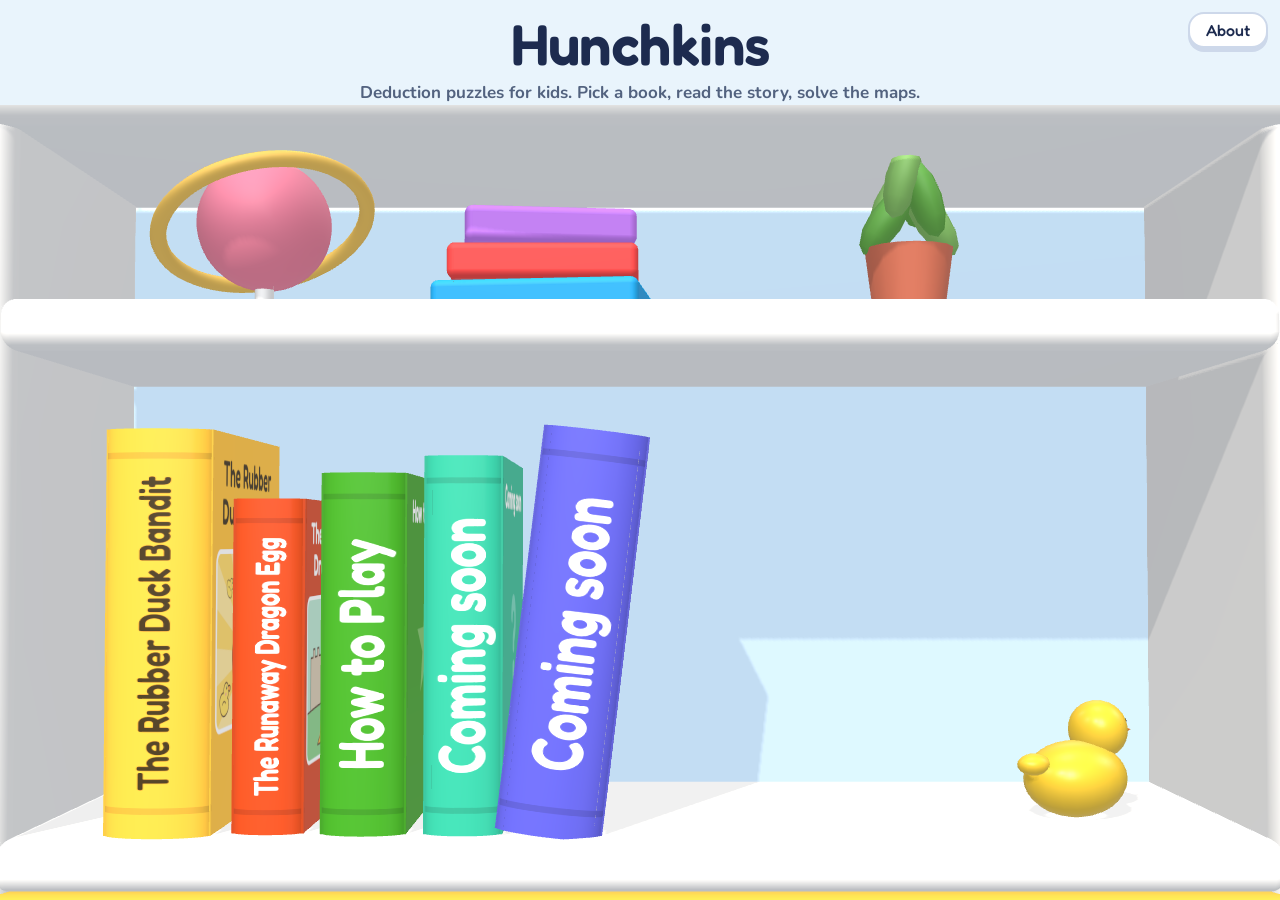
<file: index.html>
<!doctype html>
<html lang="en">
<head>
<meta charset="utf-8">
<meta name="viewport" content="width=device-width, initial-scale=1, viewport-fit=cover">
<meta name="theme-color" content="#ffffff">
<title>Hunchkins</title>
<link rel="preconnect" href="https://fonts.googleapis.com">
<link rel="preconnect" href="https://fonts.gstatic.com" crossorigin>
<link rel="stylesheet" href="https://fonts.googleapis.com/css2?family=Fredoka:wght@400;500;600;700&family=Nunito:wght@400;600;700;800&display=swap">
<link rel="stylesheet" href="css/app.css">
<link rel="manifest" href="manifest.webmanifest">
<link rel="icon" href="icons/icon-192.png">
<link rel="apple-touch-icon" href="icons/icon-192.png">
<meta name="mobile-web-app-capable" content="yes">
<meta name="apple-mobile-web-app-capable" content="yes">
</head>
<body class="app home3d">
<button class="about-btn" id="aboutBtn" type="button">About</button>
<header class="home-head">
  <h1>Hunchkins</h1>
  <p>Deduction puzzles for kids. Pick a book, read the story, solve the maps.</p>
</header>

<div id="shelf3d" class="shelf3d" aria-hidden="true"></div>

<aside id="teaser" class="teaser" aria-live="polite">
  <button id="tClose" class="icon-btn close" type="button" aria-label="Put the book back">&times;</button>
  <h2 id="tTitle"></h2>
  <p id="tText"></p>
  <p id="tMeta" class="meta"></p>
  <div class="t-actions">
    <button id="tOpen" class="primary big" type="button">Open the book</button>
    <a id="tPdf" class="btn" href="#" download>⬇ Printable PDF</a>
  </div>
</aside>

<!-- The same books as a plain list, for screen readers and browsers without 3D -->
<nav class="booklist" id="booklist" aria-label="Stories"></nav>

<dialog id="about" class="about">
  <h2>About Hunchkins</h2>
  <p>Hunchkins are storybooks for curious kids. Every map in the story is a puzzle: work out who was where, and the answer checks itself on the board.</p>
  <p>Each book is also a printable PDF, so you can solve it with a pencil.</p>
  <p class="about-links"><a class="btn" href="contact.html">✉ Contact us</a></p>
  <p class="copy">© 2026 Thomas Liou. All rights reserved.</p>
  <form method="dialog"><button class="primary">Close</button></form>
</dialog>

<script src="art.js"></script>
<script src="puzzles/book/cases.js"></script>
<script src="puzzles/tutorial/cases.js"></script>
<script src="stories.js"></script>
<script>
  (() => {
    const list = document.getElementById("booklist");
    list.innerHTML = window.STORIES.filter(s => !s.soon).map(s =>
      `<a href="play.html?s=${s.id}" style="--spine:${s.spine}">${s.title}</a>` + (s.pdf ? `<a class="pdf" href="${s.pdf}" download>PDF</a>` : "")).join("");
    const gl = (() => { try { return !!document.createElement("canvas").getContext("webgl2"); } catch { return false; } })();
    if (!gl) document.body.classList.add("no3d");
    const about = document.getElementById("about");
    document.getElementById("aboutBtn").onclick = () => about.showModal();
    about.addEventListener("click", e => { if (e.target === about) about.close(); });
  })();
</script>
<script type="module" src="js/shelf.js"></script>
<script src="js/pwa.js"></script>
</body>
</html>
</file>
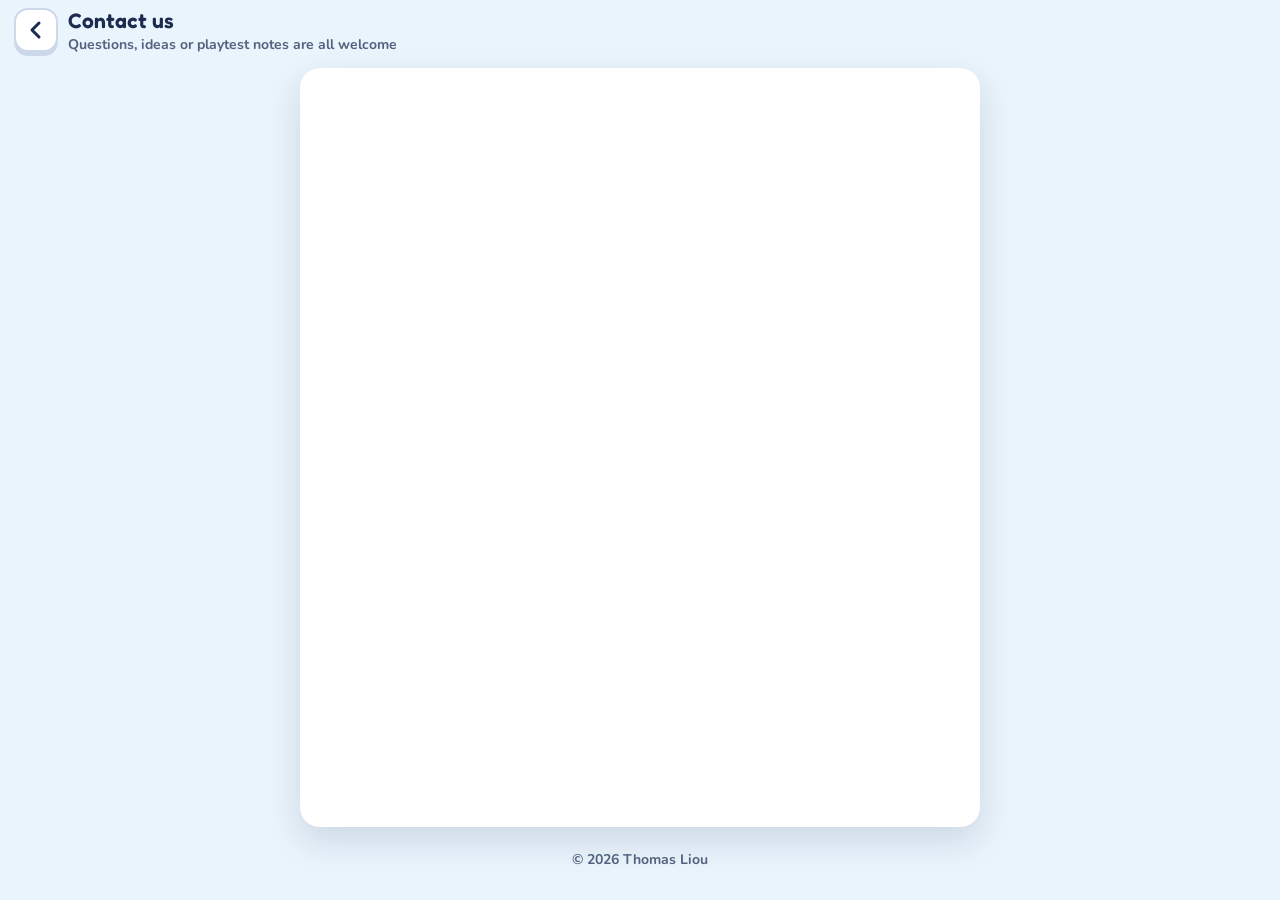
<file: contact.html>
<!doctype html>
<html lang="en">
<head>
<meta charset="utf-8">
<meta name="viewport" content="width=device-width, initial-scale=1, viewport-fit=cover">
<meta name="theme-color" content="#ffffff">
<title>Contact Hunchkins</title>
<link rel="preconnect" href="https://fonts.googleapis.com">
<link rel="preconnect" href="https://fonts.gstatic.com" crossorigin>
<link rel="stylesheet" href="https://fonts.googleapis.com/css2?family=Fredoka:wght@400;500;600;700&family=Nunito:wght@400;600;700;800&display=swap">
<link rel="stylesheet" href="css/app.css">
<link rel="manifest" href="manifest.webmanifest">
<link rel="icon" href="icons/icon-192.png">
<link rel="apple-touch-icon" href="icons/icon-192.png">
<meta name="mobile-web-app-capable" content="yes">
<meta name="apple-mobile-web-app-capable" content="yes">
</head>
<body class="app contact-page">
<header class="topbar">
  <a class="icon-btn" href="./" aria-label="Back to the bookshelf" title="Back to the bookshelf">
    <svg viewBox="0 0 24 24" aria-hidden="true"><path d="M15 5l-7 7 7 7"/></svg></a>
  <div class="tb-title"><span class="story-name">Contact us</span><span class="chapter-name">Questions, ideas or playtest notes are all welcome</span></div>
</header>
<main class="contact-main">
  <iframe class="contact-form" title="Contact form"
    src="https://docs.google.com/forms/d/e/1FAIpQLSfCYl0Xjqp8ORhB8TWK4vYzmK0bjUa6Q8Edk99pzqPQLFaIqw/viewform?embedded=true"
    loading="lazy">Loading…</iframe>
  <p class="copy">© 2026 Thomas Liou</p>
</main>
<script src="js/pwa.js"></script>
</body>
</html>
</file>
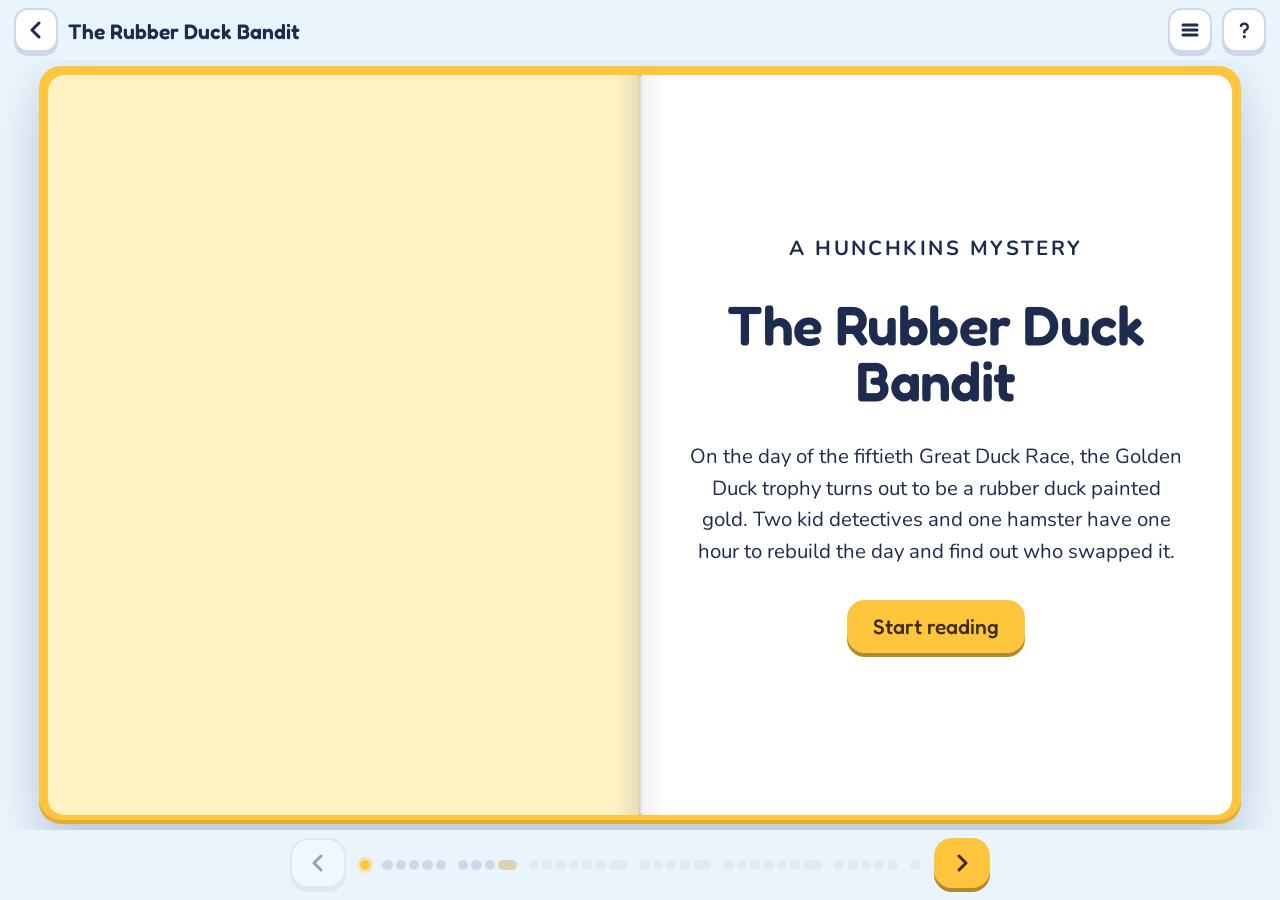
<file: play.html>
<!doctype html>
<html lang="en">
<head>
<meta charset="utf-8">
<meta name="viewport" content="width=device-width, initial-scale=1, viewport-fit=cover">
<meta name="theme-color" content="#ffffff">
<title>Story</title>
<link rel="preconnect" href="https://fonts.googleapis.com">
<link rel="preconnect" href="https://fonts.gstatic.com" crossorigin>
<link rel="stylesheet" href="https://fonts.googleapis.com/css2?family=Fredoka:wght@400;500;600;700&family=Nunito:wght@400;600;700;800&display=swap">
<link rel="stylesheet" href="css/app.css">
<link rel="manifest" href="manifest.webmanifest">
<link rel="icon" href="icons/icon-192.png">
<link rel="apple-touch-icon" href="icons/icon-192.png">
<meta name="mobile-web-app-capable" content="yes">
<meta name="apple-mobile-web-app-capable" content="yes">
</head>
<body class="app">
<header class="topbar">
  <a class="icon-btn" href="./" aria-label="Back to the bookshelf" title="Back to the bookshelf">
    <svg viewBox="0 0 24 24" aria-hidden="true"><path d="M15 5l-7 7 7 7"/></svg></a>
  <div class="tb-title">
    <span id="storyTitle" class="story-name"></span>
    <span id="chapterName" class="chapter-name"></span>
  </div>
  <button class="icon-btn" id="contentsBtn" type="button" aria-label="Contents" title="Contents" aria-expanded="false">
    <svg viewBox="0 0 24 24" aria-hidden="true"><path d="M5 7h14M5 12h14M5 17h14"/></svg></button>
  <button class="icon-btn" id="helpBtn" type="button" aria-label="How to play" title="How to play">?</button>
  <button class="icon-btn rotate-btn" id="rotateBtn" type="button" aria-label="Turn to landscape, full screen" title="Landscape, full screen">
    <svg viewBox="0 0 24 24" aria-hidden="true"><rect x="3" y="8" width="18" height="11" rx="2.5"/><path d="M8 4.5h5.5a3 3 0 0 1 3 3V8M14.5 2.5l2 2-2 2"/></svg></button>
</header>

<main class="book">
  <div class="viewport" id="viewport"></div>
  <nav class="flipbar" aria-label="Turn pages">
    <button id="prev" class="flip-btn" type="button" aria-label="Previous page">
      <svg viewBox="0 0 24 24" aria-hidden="true"><path d="M15 5l-7 7 7 7"/></svg></button>
    <div class="progress" id="progress" aria-hidden="true"></div>
    <button id="next" class="flip-btn next" type="button" aria-label="Next page">
      <svg class="arrow" viewBox="0 0 24 24" aria-hidden="true"><path d="M9 5l7 7-7 7"/></svg>
      <svg class="lock" viewBox="0 0 24 24" aria-hidden="true"><rect x="5" y="11" width="14" height="10" rx="3"/><path d="M8 11V8a4 4 0 0 1 8 0v3"/></svg></button>
  </nav>
  <div id="toast" class="toast" role="status" aria-live="polite"></div>
</main>

<div class="contents" id="contents" hidden>
  <h2>Contents</h2>
  <ol id="contentsList"></ol>
  <a id="pdfLink" class="btn" href="#" download>⬇ Printable PDF</a>
</div>

<!-- The puzzle page. It is built once and moved onto whichever page shows a map. -->
<template id="solverTpl">
  <div class="solver">
    <div class="mapbox" id="mapbox">
      <div class="map-tools seg">
        <button id="toolPlace" type="button" title="Tap a place for a maybe, hold to place">✋ Place</button>
        <button id="toolCross" type="button" title="Cross out places nobody was">✕ Cross out</button>
      </div>
      <div id="coach" class="coach" hidden></div>
    </div>
    <aside class="dock">
      <p class="question" id="question"></p>
      <div class="people" id="people"></div>
      <div class="detail" id="detail"></div>
      <div class="dock-actions">
        <button id="hintBtn" type="button">💡 Hint</button>
        <button id="check" class="primary" type="button">Check my answer</button>
        <div class="more">
          <button id="moreBtn" type="button" aria-label="More" aria-expanded="false">⋯</button>
          <div class="menu" id="menu" hidden>
            <button id="reset" type="button">Start this map over</button>
            <button id="solve" type="button">Show the answer</button>
          </div>
        </div>
      </div>
    </aside>
  </div>
</template>

<dialog id="help">
  <h2>How to play</h2>
  <ul>
    <li>Turn the pages with the arrows, by swiping, or with the arrow keys.</li>
    <li>Every map page is a puzzle. Solve it to unlock the next page.</li>
    <li>Everyone stood on a <b>different</b> place.</li>
    <li><b>Right next to</b> means joined by one path. <b>Two paths apart</b> and <b>far (3 or more)</b> count the fewest paths.</li>
    <li>A <b>dead end</b> has only one path.</li>
    <li>The clues on the map are always right. Tap one to read it.</li>
    <li>Pick a person, then <b>tap</b> a place to pencil them in as a maybe, or <b>press and hold</b> to place them. You can also <b>drag</b> a person onto the map.</li>
    <li>Tap a statement to tick it ✓ or cross it ✗ while you think.</li>
  </ul>
  <form method="dialog"><button class="primary">Got it</button></form>
</dialog>

<script src="puzzles/tutorial/cases.js"></script>
<script src="puzzles/book/cases.js"></script>
<script src="art.js"></script>
<script src="stories.js"></script>
<script type="module" src="js/play.js"></script>
<script src="js/pwa.js"></script>
</body>
</html>
</file>
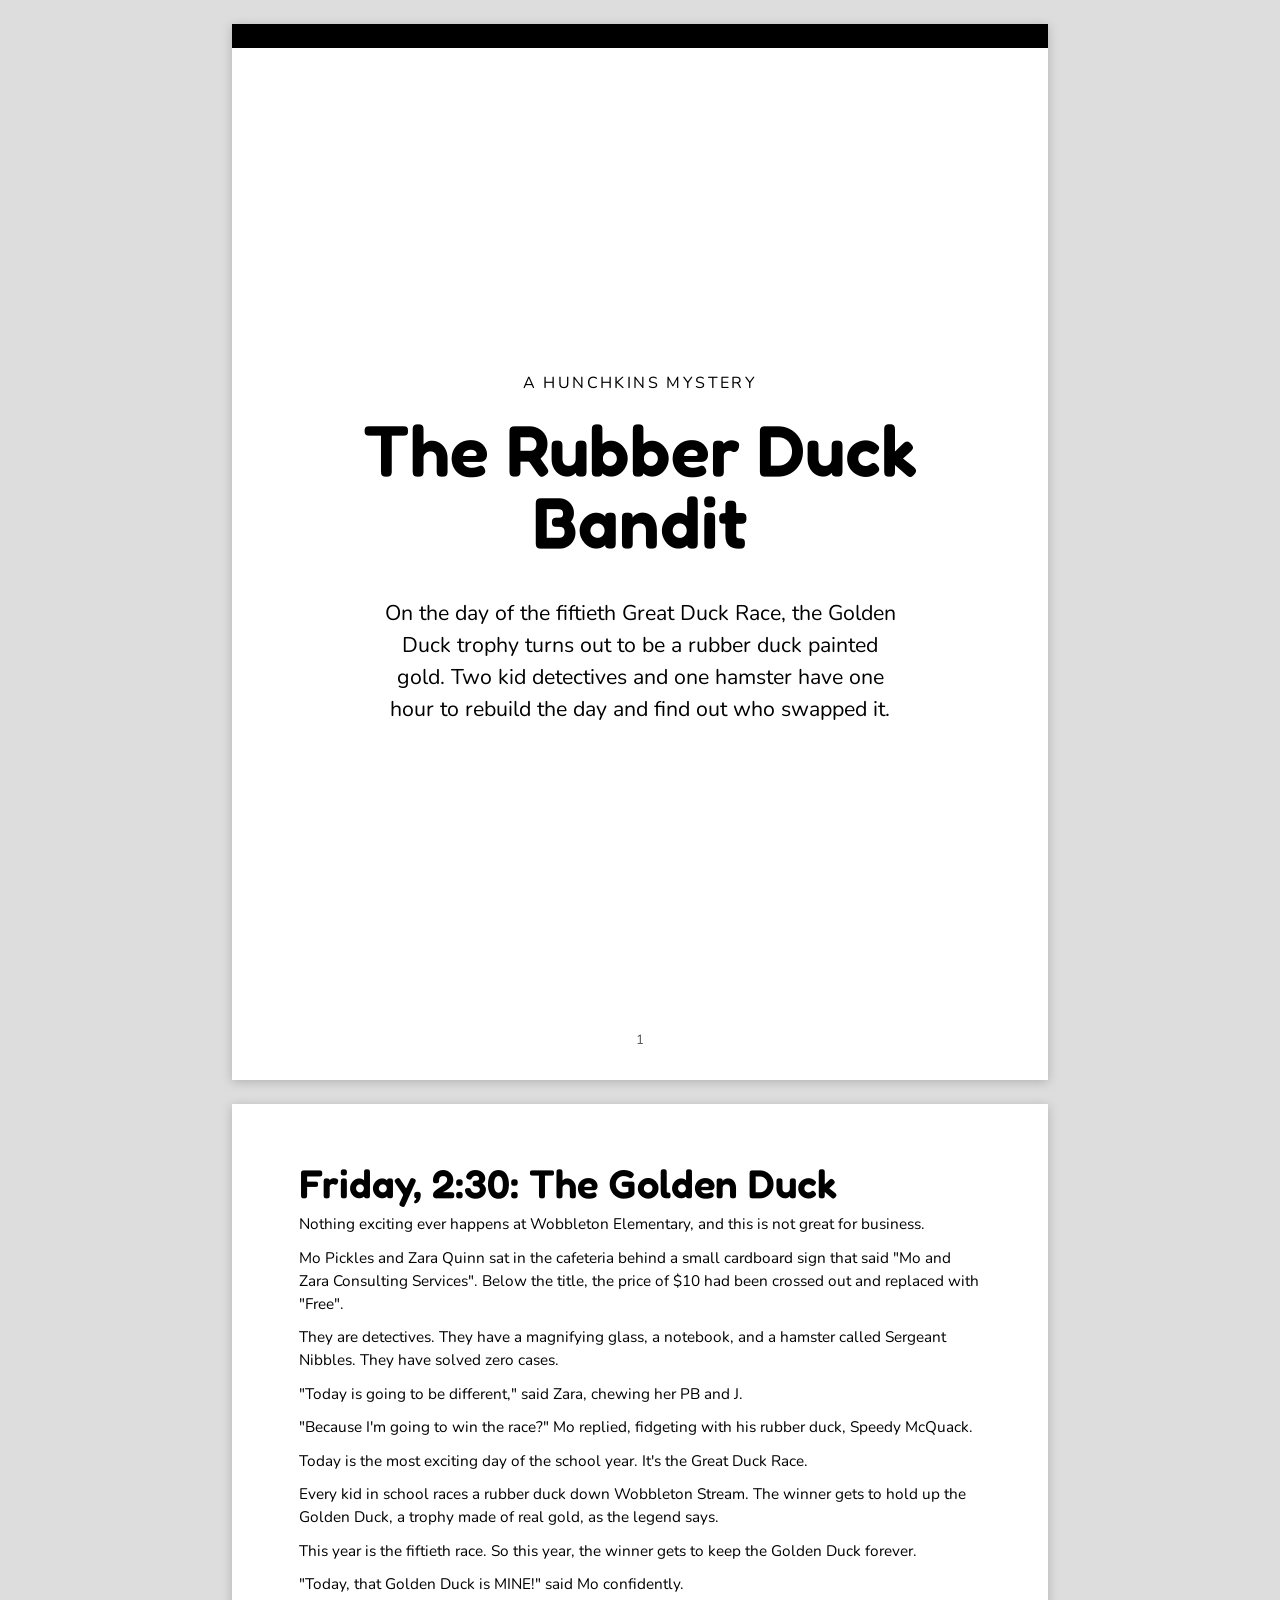
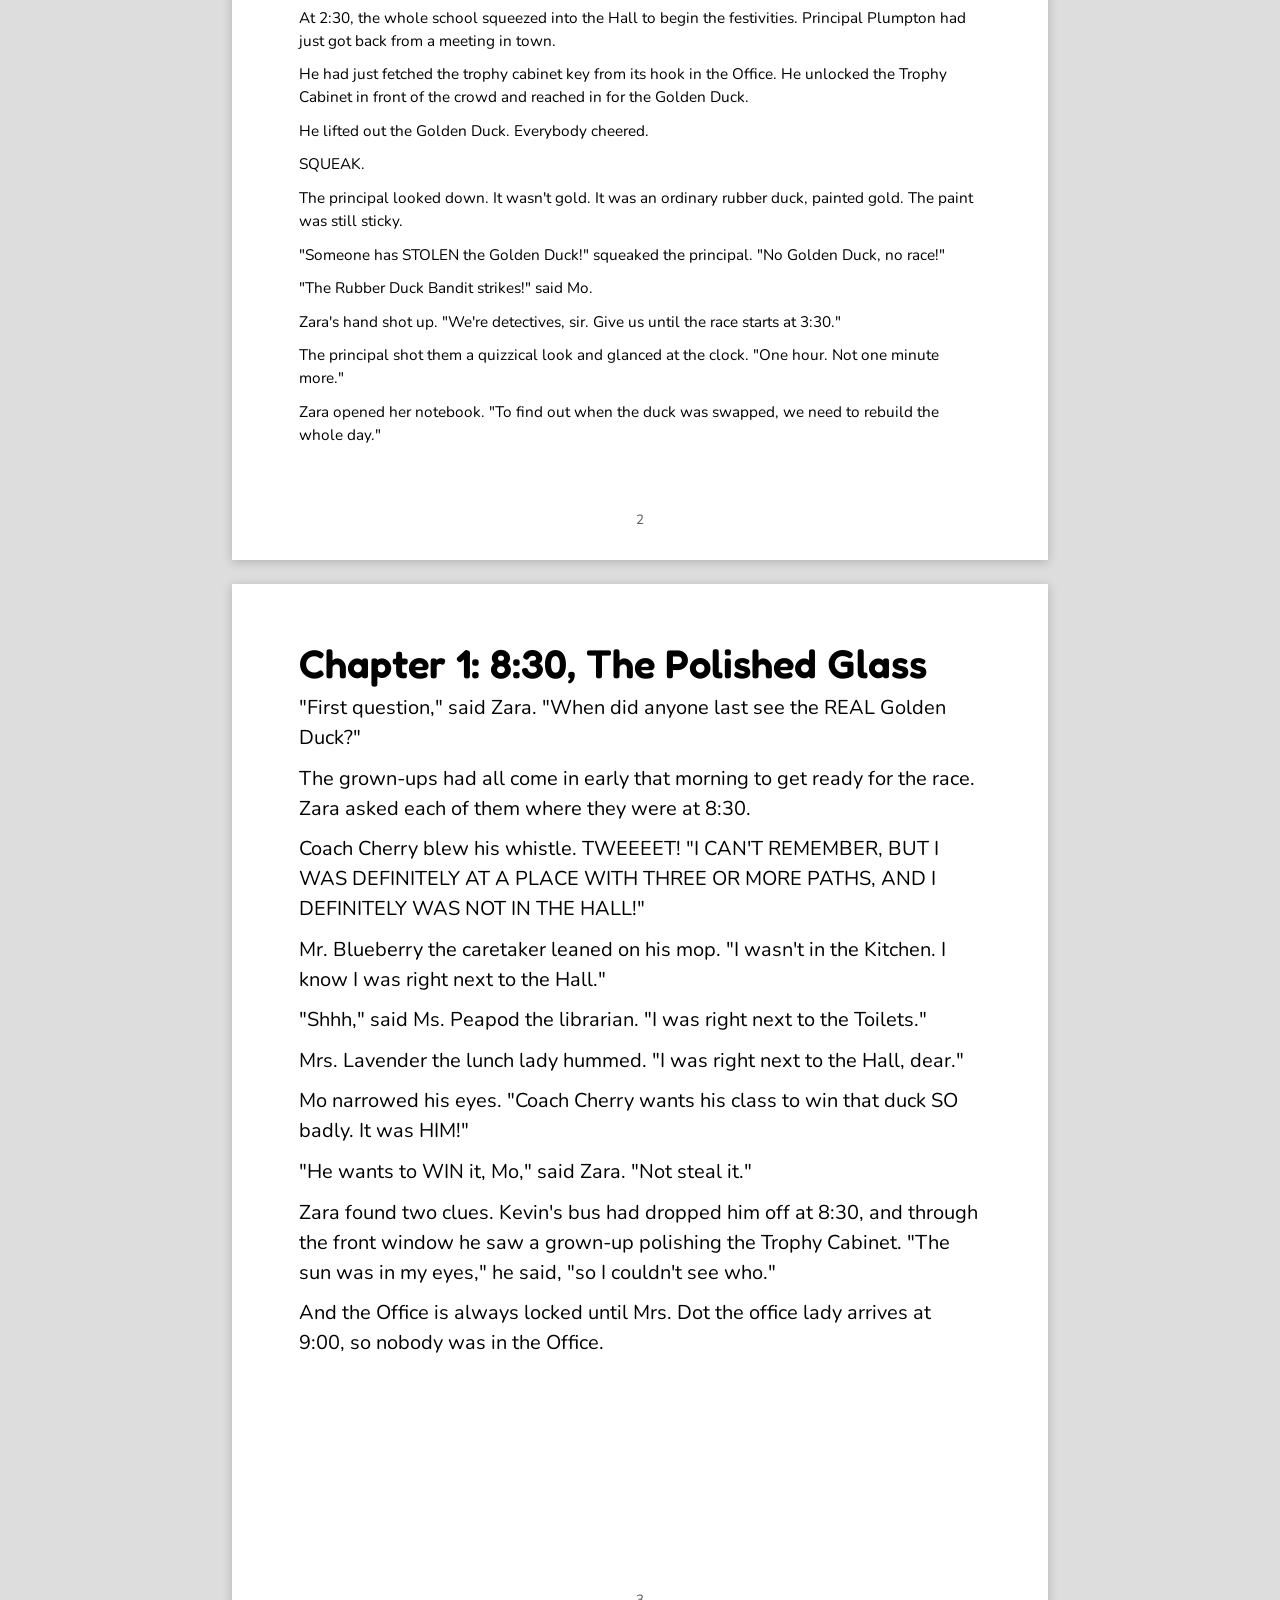
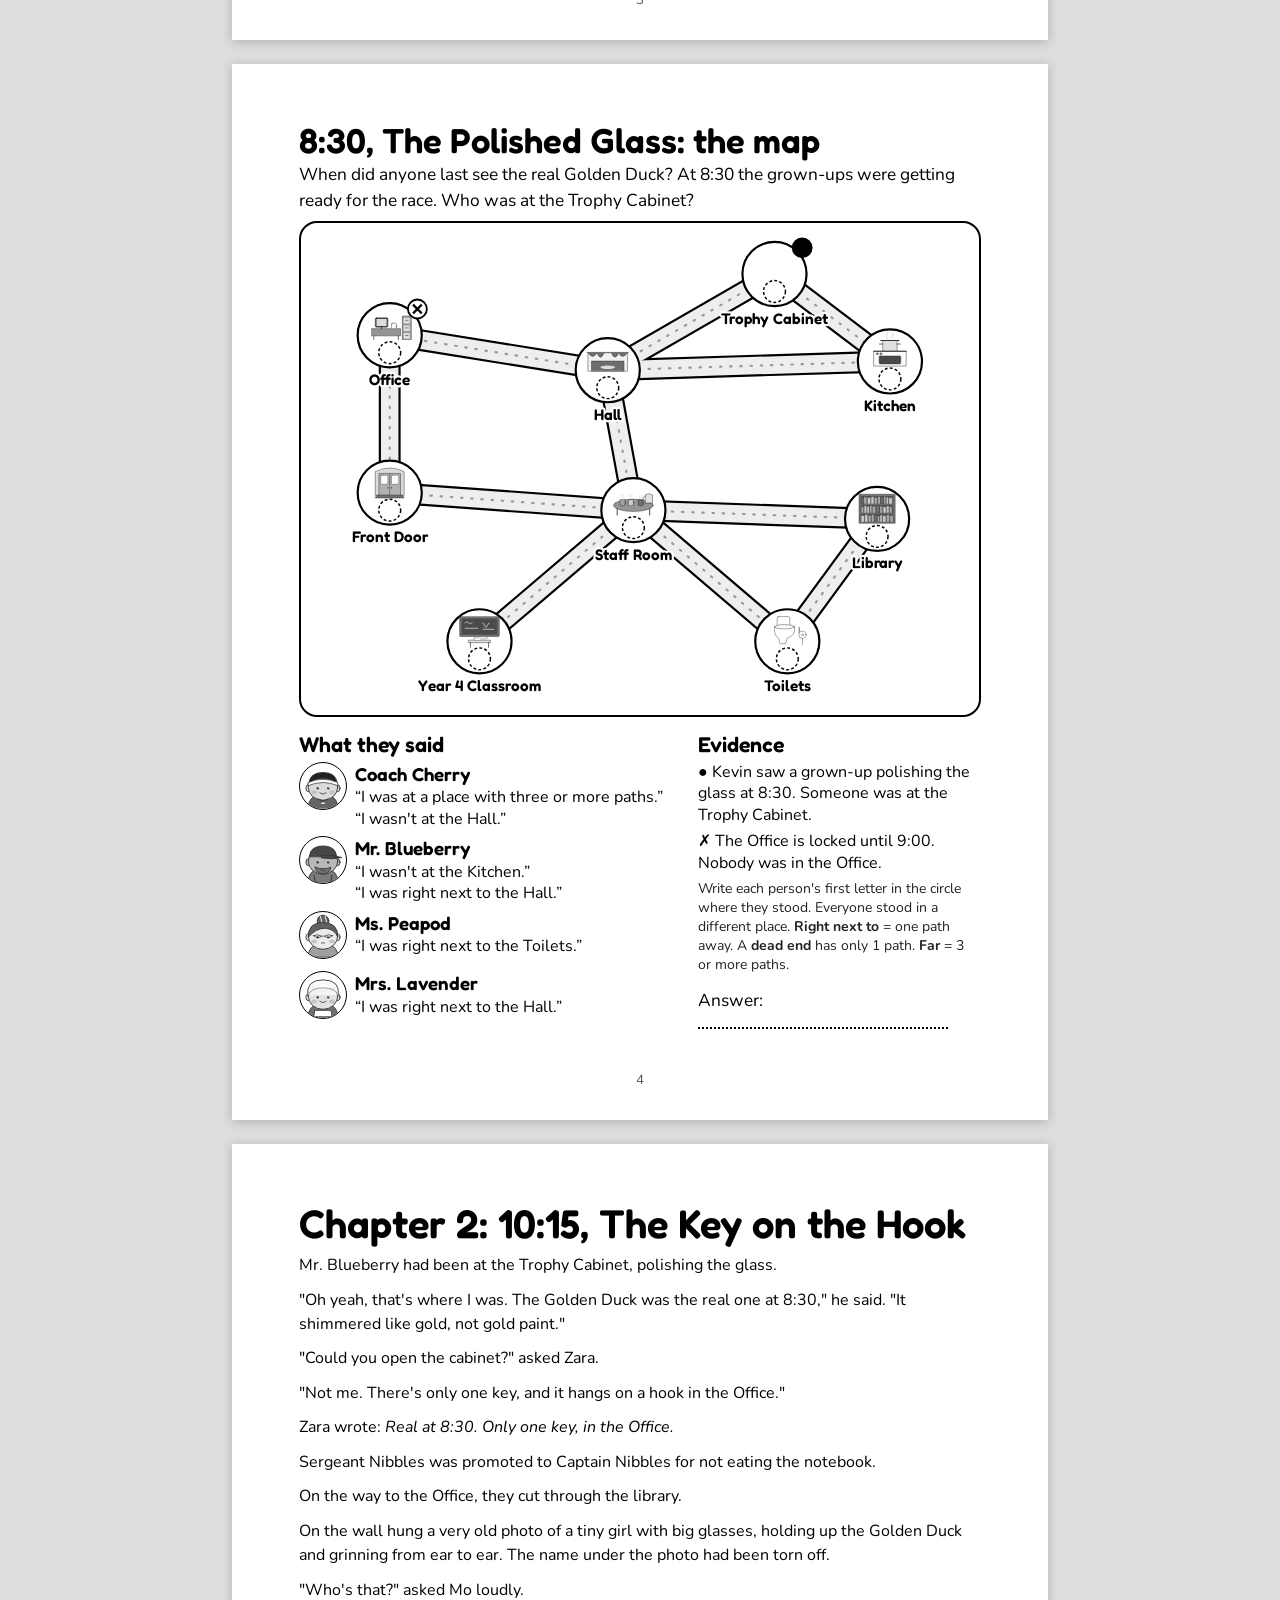
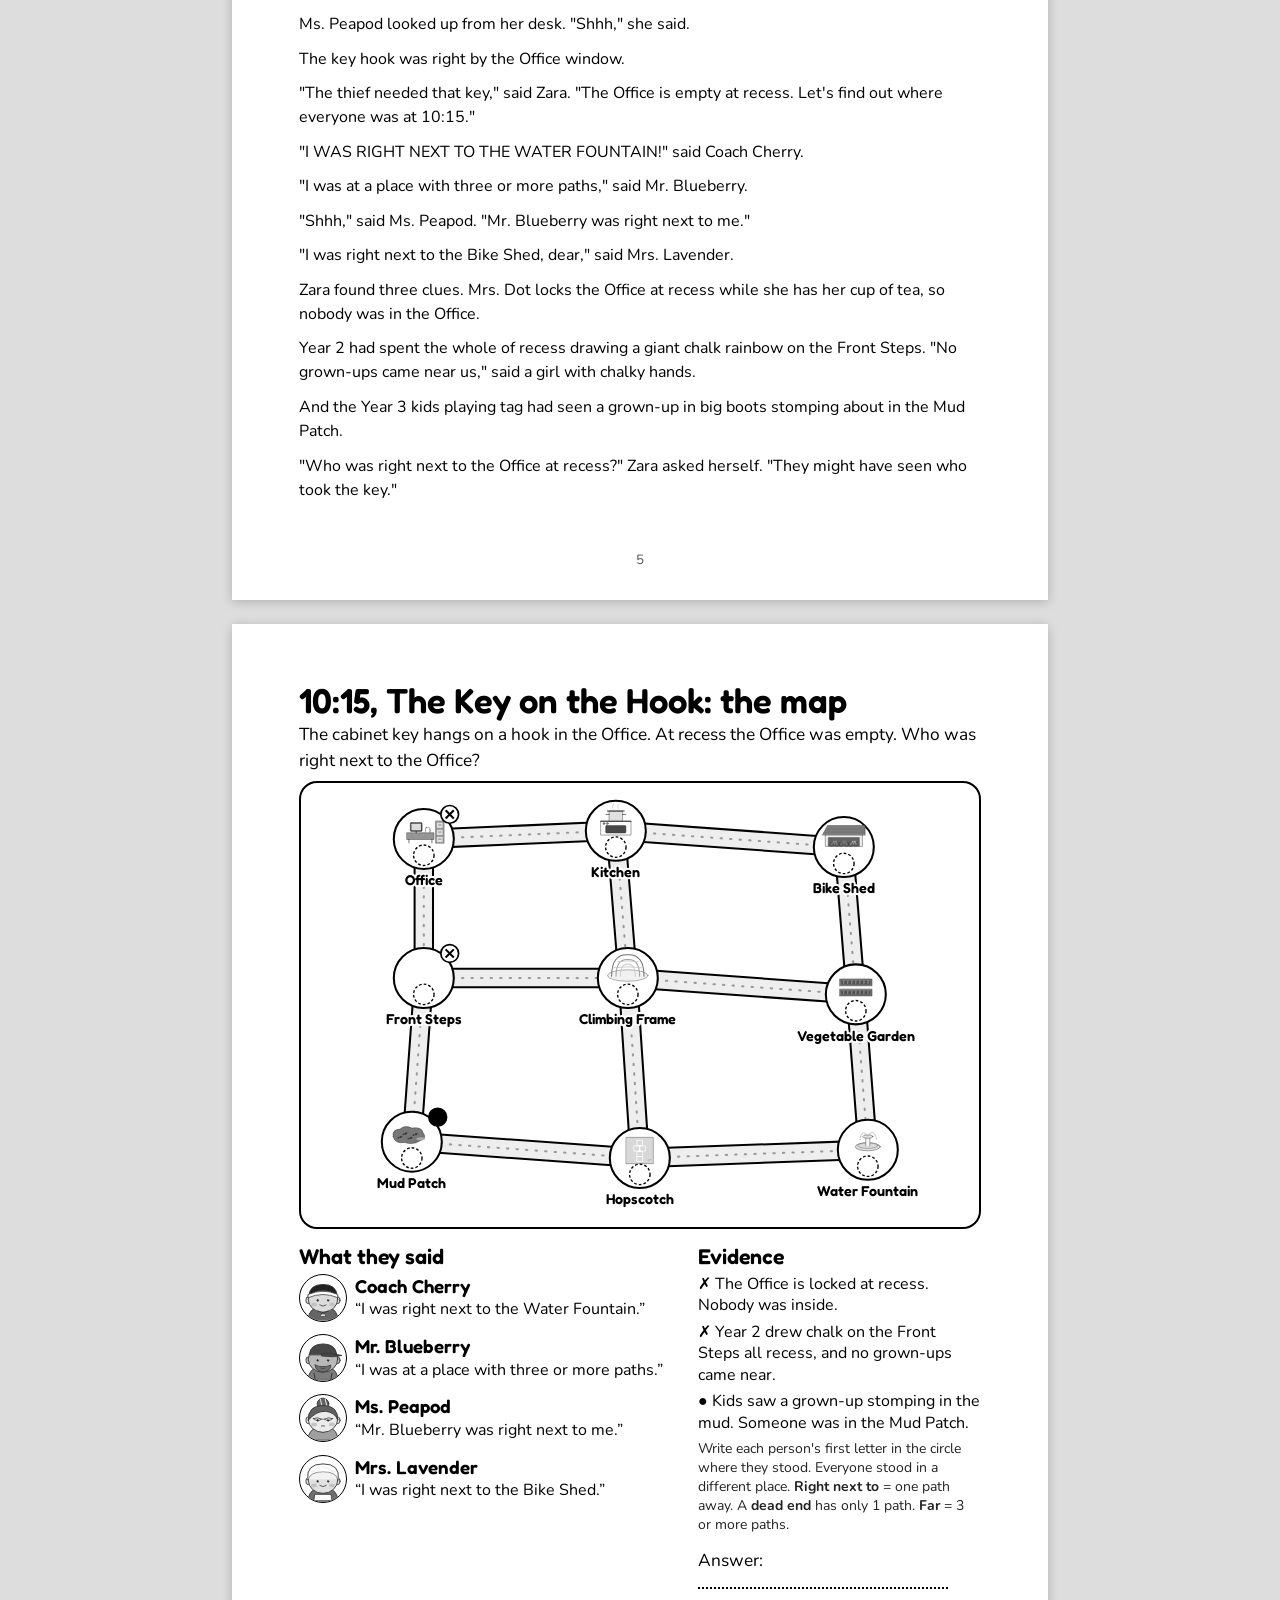
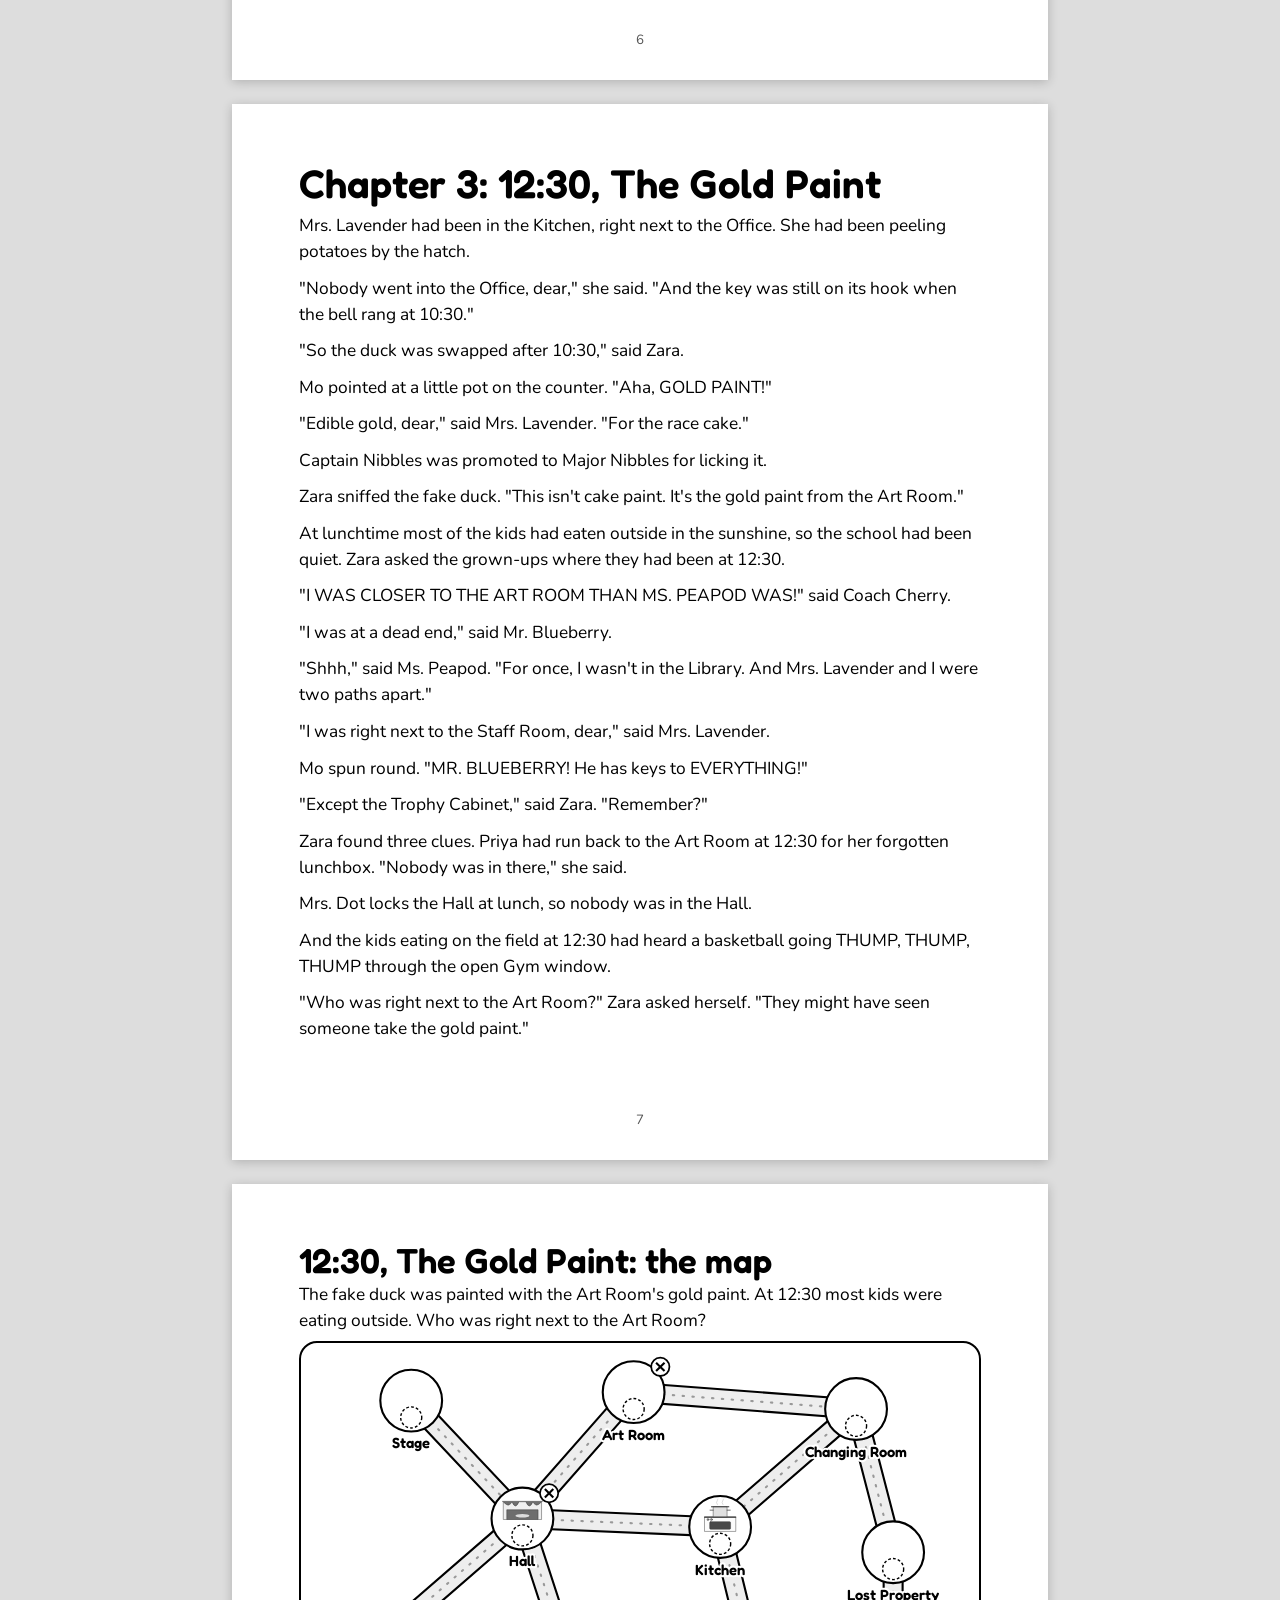
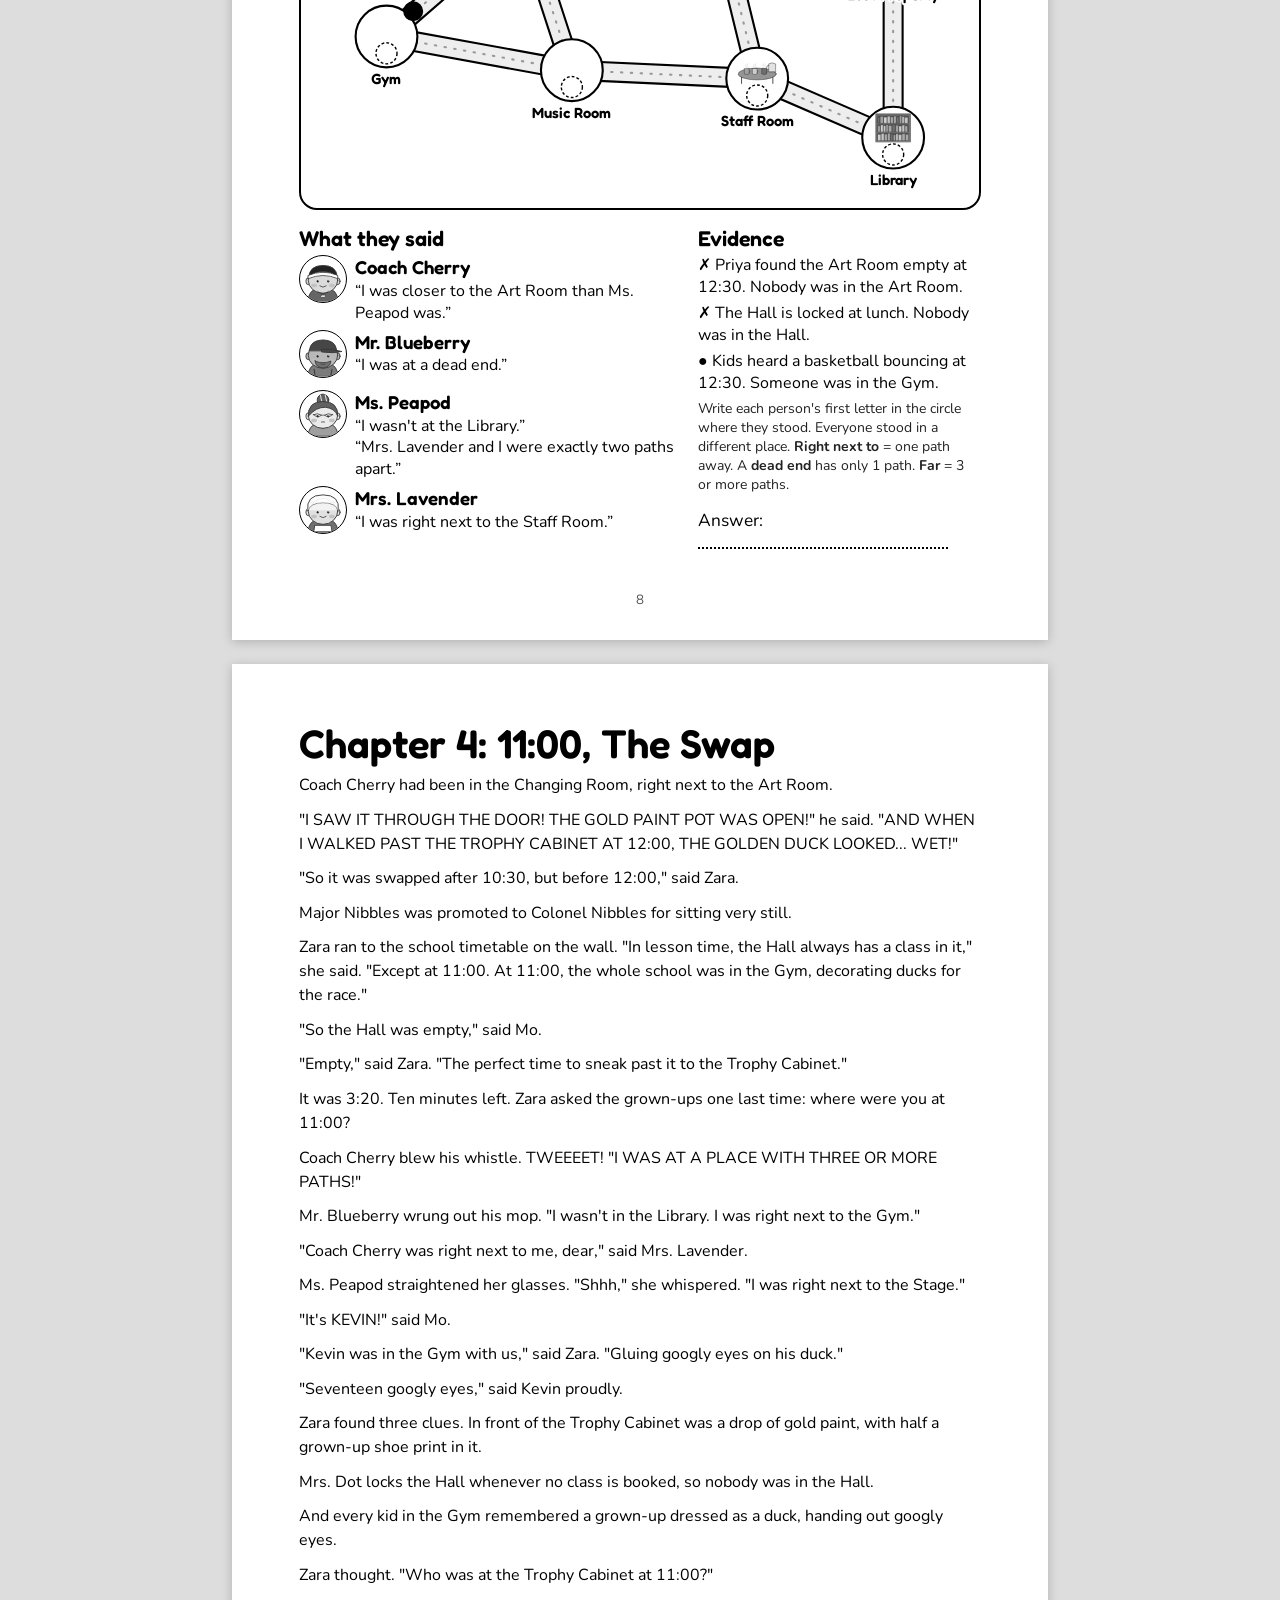
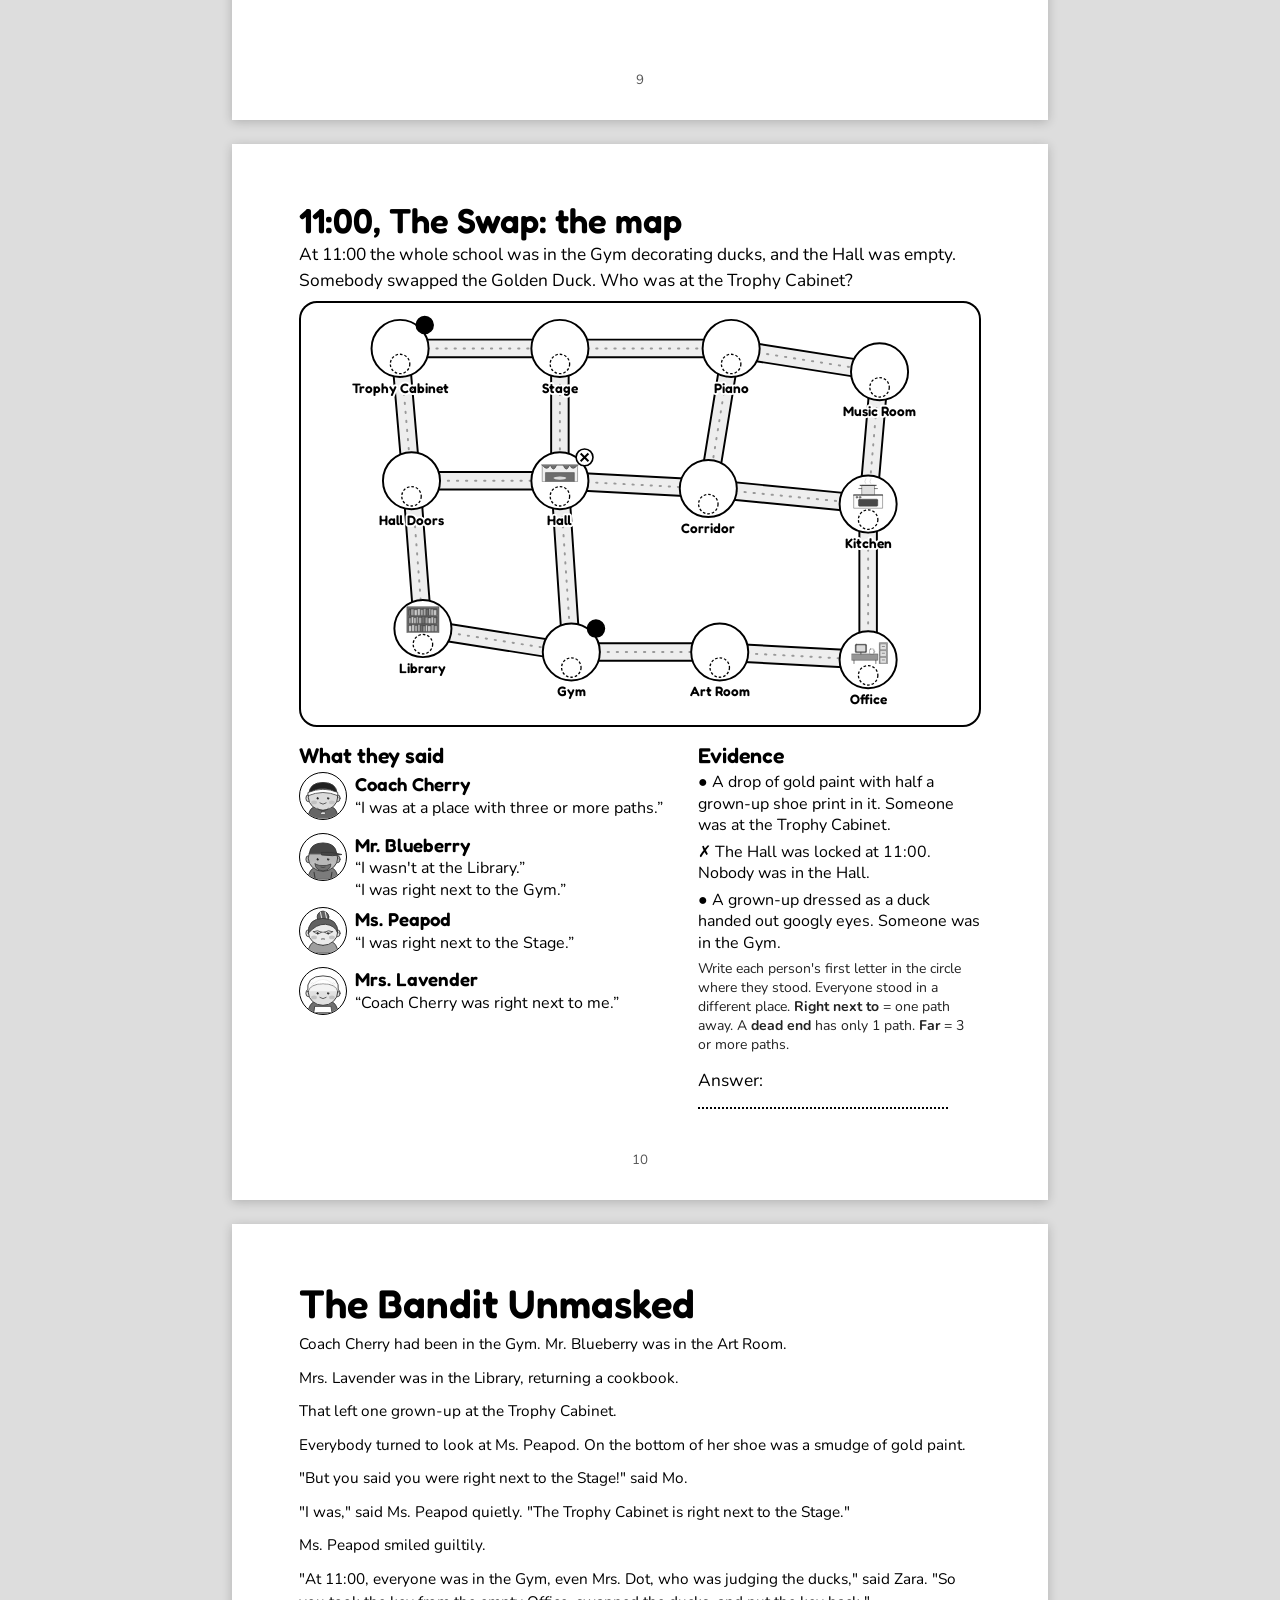
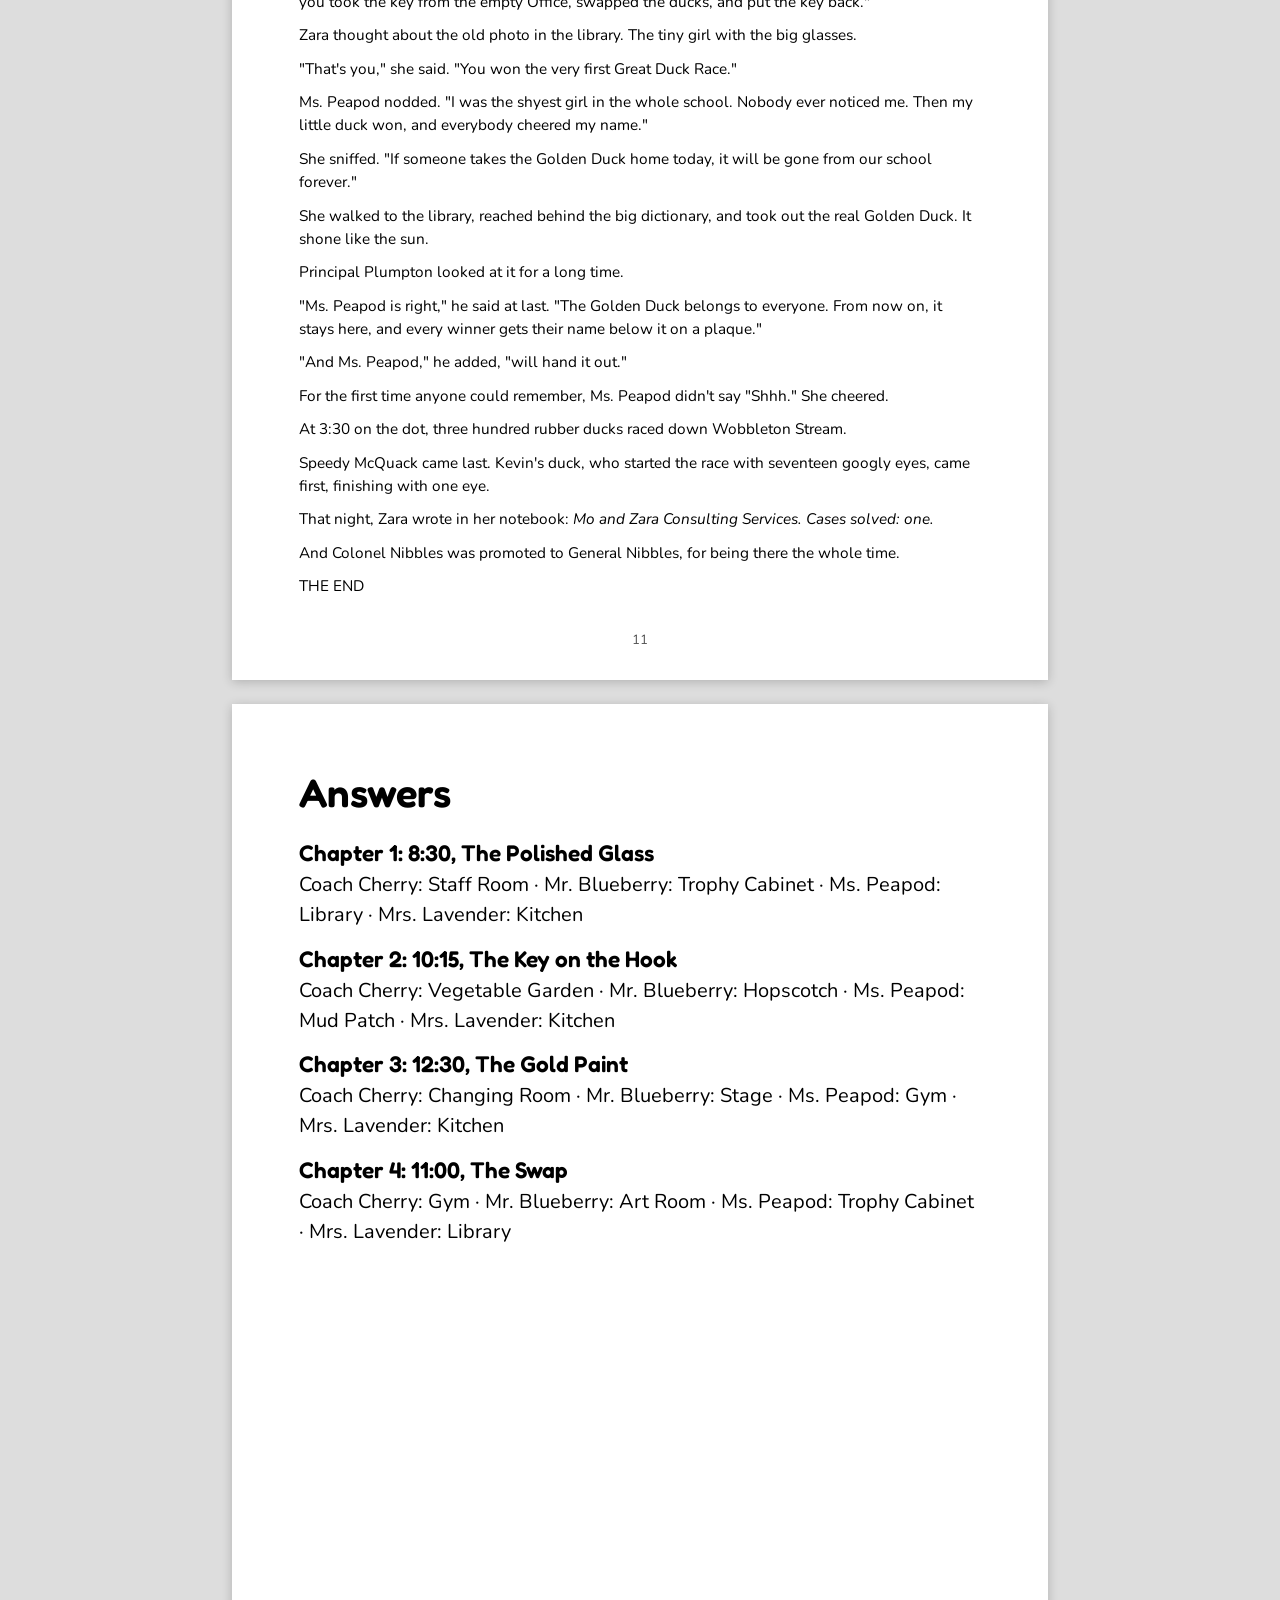
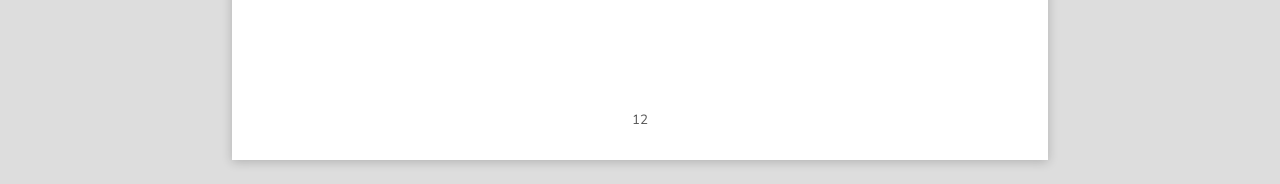
<file: print.html>
<!doctype html>
<html lang="en">
<head>
<meta charset="utf-8">
<meta name="viewport" content="width=device-width, initial-scale=1">
<title>Print · Hunchkins</title>
<link rel="preconnect" href="https://fonts.googleapis.com">
<link rel="preconnect" href="https://fonts.gstatic.com" crossorigin>
<link rel="stylesheet" href="https://fonts.googleapis.com/css2?family=Fredoka:wght@400;500;600&family=Nunito:wght@400;700;800&display=swap">
<style>
  /* Black-and-white print layout: one story page and one map page per chapter, US Letter. */
  @page { size: letter; margin: 0; }
  * { box-sizing: border-box; }
  body { margin: 0; font: 15pt/1.5 "Nunito", sans-serif; color: #000; background: #fff; }
  h1, h2, h3, .hand { font-family: "Fredoka", sans-serif; font-weight: 600; }
  .sheet { width: 8.5in; height: 11in; padding: 0.6in 0.7in 0.7in; page-break-after: always; break-after: page; position: relative; overflow: hidden; display: flex; flex-direction: column; }
  .bw { filter: grayscale(1) contrast(1.15); }
  .cover { align-items: center; justify-content: center; text-align: center; gap: 0.2in; }
  .cover h1 { font-size: 54pt; margin: 0; line-height: 1; }
  .cover .kicker { font-size: 12pt; letter-spacing: .15em; text-transform: uppercase; margin: 0; }
  .cover { border-top: 0.25in solid #000; }
  .cover .art svg { width: 5.5in; height: auto; border: 3px solid #000; border-radius: 16px; }
  .cover p { font-size: 16pt; max-width: 5.5in; }
  .story h2 { font-size: 30pt; margin: 0 0 0.1in; line-height: 1.05; }
  .vignette { height: 1.5in; display: flex; justify-content: center; gap: 0.3in; margin-bottom: 0.15in; }
  .vignette svg { height: 100%; width: auto; }
  .story p { margin: 0 0 0.11in; }
  .map h2 { font-size: 26pt; margin: 0; line-height: 1.05; }
  .map .q { margin: 0.04in 0 0.08in; font-size: 13pt; }
  .board { flex: 1; min-height: 0; border: 2.5px solid #000; border-radius: 18px; display: flex; }
  .board svg { width: 100%; height: 100%; }
  .bottom { display: grid; grid-template-columns: 1.35fr 1fr; gap: 0.18in; margin-top: 0.14in; font-size: 12pt; line-height: 1.35; }
  .bottom h3 { font-size: 16pt; margin: 0 0 0.03in; }
  .said { display: flex; gap: 0.08in; align-items: flex-start; margin-bottom: 0.06in; }
  .said svg { width: 0.5in; height: 0.5in; flex: none; border: 1.5px solid #000; border-radius: 50%; }
  .said b { font-family: "Fredoka", sans-serif; font-weight: 600; font-size: 14pt; }
  .ev { margin: 0 0 0.05in; }
  .rules { font-size: 10.5pt; color: #222; margin-top: 0.06in; }
  .answer { margin-top: 0.08in; font-size: 13pt; }
  .answer span { display: inline-block; border-bottom: 2px dotted #000; width: 2.6in; }
  .answers h2 { font-size: 30pt; margin: 0 0 0.15in; }
  .answers p { margin: 0 0 0.12in; }
  footer.pn { position: absolute; bottom: 0.3in; left: 0; right: 0; text-align: center; font-size: 10pt; color: #555; }
  @media screen { body { background: #ddd; } .sheet { margin: 0.25in auto; background: #fff; box-shadow: 0 2px 10px rgba(0,0,0,.2); } }
</style>
</head>
<body>
<div id="book"></div>
<script src="art.js"></script>
<script src="puzzles/book/cases.js"></script>
<script src="puzzles/tutorial/cases.js"></script>
<script src="stories.js"></script>
<script>
(() => {
  const ART = window.ART, story = STORIES.find(s => s.id === (new URLSearchParams(location.search).get("s") || "duck"));
  const PUZ = Object.fromEntries([...(window.BOOK || []), ...(window.TUTORIAL || [])].map(c => [c.id, c]));
  const art = key => {
    if (!key) return "";
    const [k, id] = key.includes(":") ? key.split(":") : [key, ""];
    if (k === "place" && ART.places[id]) return `<svg viewBox="${ART.placeBox}">${ART.places[id]}</svg>`;
    if (k === "who" && ART.portraits[id]) return `<svg viewBox="${ART.portraitBox}">${ART.portraits[id]}</svg>`;
    if (k === "duck") return `<svg viewBox="${ART.coverBox}">${ART.covers.duck}</svg>`;
    return "";
  };
  let html = "", n = 1;
  const page = (cls, body) => html += `<section class="sheet ${cls}">${body}<footer class="pn">${n++}</footer></section>`;
  page("cover", `<p class="kicker">A Hunchkins mystery</p><h1>${story.title}</h1><p>${story.teaser}</p>`);
  const answers = [];
  for (const ch of story.chapters) {
    if (ch.pages.length) {
      page("story", `<h2>${ch.title}</h2>` +
        ch.pages.flatMap(p => p.text).map(t => `<p>${t}</p>`).join(""));
    }
    const c = PUZ[ch.puzzle];
    if (!c) continue;
    page("map", `<h2>${ch.title.replace(/^Chapter \d+: /, "")}: the map</h2><p class="q">${c.story}</p>
      <div class="board">${mapSvg(c)}</div>
      <div class="bottom">
        <div><h3>What they said</h3>${c.suspects.map(p => `<div class="said"><span class="bw">${art("who:" + p.name) ? art("who:" + p.name) : ""}</span><div><b>${p.name}</b><br>${c.statements[p.name].length ? c.statements[p.name].map(s => "“" + s.text + "”").join("<br>") : `<i>${c.notes?.[p.name] || ""}</i>`}</div></div>`).join("")}</div>
        <div><h3>Evidence</h3>${c.evidence.map(e => `<p class="ev">${e.type === "empty" ? "✗" : "●"} ${e.text}</p>`).join("")}
          <p class="rules">Write each person's first letter in the circle where they stood. Everyone stood in a different place. <b>Right next to</b> = one path away. A <b>dead end</b> has only 1 path. <b>Far</b> = 3 or more paths.</p>
          <p class="answer">Answer: <span></span></p></div>
      </div>`);
    const name = id => c.spots.find(s => s.id === id).name;
    answers.push(`<p><b class="hand" style="font-size:17pt">${ch.title}</b><br>${Object.entries(c.solution.positions).map(([p, id]) => `${p}: ${name(id)}`).join(" · ")}${c.solution.fibber ? `<br>The Fibber was ${c.solution.fibber}.` : ""}</p>`);
  }
  if (answers.length) page("answers", `<h2>Answers</h2>${answers.join("")}`);
  document.getElementById("book").innerHTML = html;
  // Shrink the text on any story page that runs past the bottom margin.
  document.fonts.ready.then(() => {
    for (const sh of document.querySelectorAll(".sheet.story")) {
      let size = 15;
      while (sh.scrollHeight > sh.clientHeight + 1 && size > 10) { size -= 0.5; sh.style.fontSize = size + "pt"; }
    }
    document.body.dataset.ready = "1";
  });

  // A black-and-white map: grey footpaths, places in circles, an empty circle to write in.
  function mapSvg(c) {
    const P = s => [60 + s.x * 8.8, 50 + s.y * 6.0];
    const at = Object.fromEntries(c.spots.map(s => [s.id, P(s)]));
    let g = "";
    for (const [a, b] of c.paths) g += `<line x1="${at[a][0]}" y1="${at[a][1]}" x2="${at[b][0]}" y2="${at[b][1]}" stroke="#000" stroke-width="30" stroke-linecap="round"/>`;
    for (const [a, b] of c.paths) g += `<line x1="${at[a][0]}" y1="${at[a][1]}" x2="${at[b][0]}" y2="${at[b][1]}" stroke="#eee" stroke-width="24" stroke-linecap="round"/>`;
    for (const [a, b] of c.paths) g += `<line x1="${at[a][0]}" y1="${at[a][1]}" x2="${at[b][0]}" y2="${at[b][1]}" stroke="#999" stroke-width="3" stroke-dasharray="2 12" stroke-linecap="round"/>`;
    const ev = Object.fromEntries(c.evidence.map(e => [e.spot, e.type]));
    for (const s of c.spots) {
      const [x, y] = at[s.id];
      g += `<circle cx="${x}" cy="${y}" r="44" fill="#fff" stroke="#000" stroke-width="3"/>`;
      if (ART.places[s.id]) g += `<svg x="${x - 38}" y="${y - 40}" width="76" height="52" viewBox="${ART.placeBox}" class="bw">${ART.places[s.id]}</svg>`;
      g += `<circle cx="${x}" cy="${y + 24}" r="15" fill="#fff" stroke="#000" stroke-width="2" stroke-dasharray="4 3"/>`;
      g += `<text x="${x}" y="${y + 68}" text-anchor="middle" font-family="Fredoka" font-weight="600" font-size="21" stroke="#fff" stroke-width="6" paint-order="stroke">${s.name}</text>`;
      if (ev[s.id]) g += `<g transform="translate(${x + 38} ${y - 36})"><circle r="13" fill="${ev[s.id] === "empty" ? "#fff" : "#000"}" stroke="#000" stroke-width="2.5"/>${ev[s.id] === "empty" ? '<path d="M-6 -6 L6 6 M6 -6 L-6 6" stroke="#000" stroke-width="3"/>' : ""}</g>`;
    }
    const xs = Object.values(at).map(a => a[0]), ys = Object.values(at).map(a => a[1]);
    const x0 = Math.min(...xs) - 70, y0 = Math.min(...ys) - 70, w = Math.max(...xs) - x0 + 70, h = Math.max(...ys) - y0 + 100;
    return `<svg viewBox="${x0} ${y0} ${w} ${h}" preserveAspectRatio="xMidYMid meet">${g}</svg>`;
  }
})();
</script>
</body>
</html>
</file>
<file: css/app.css>
/* Bright, chunky, friendly: the look of a children's learning app. One fixed light palette (no dark mode),
   so text always sits dark on light. Each book sets its own
   --accent / --soft / --sky / --paper (see stories.js), so a dinosaur book can look different from a school one. */
:root {
  --bg: #e9f4fc; --paper: #ffffff; --ink: #1d2b4f; --muted: #52627f; --line: #e2e9f5; --line-strong: #cdd8ea;
  --accent: #1cb0f6; --accent-ink: #ffffff; --soft: #ddf4ff; --sky: #e3f4ff;
  --good: #58cc02; --good-dark: #46a302; --bad: #ff4b4b; --blue: #1cb0f6;
  --lift: 0 14px 34px rgba(29, 43, 79, .14); --press: 0 4px 0;
  --hand: "Fredoka", "Nunito", system-ui, sans-serif;
  --body: "Nunito", system-ui, sans-serif;
  color-scheme: light;
}
* { box-sizing: border-box; }
html, body { margin: 0; height: 100%; }
body { background: var(--bg); color: var(--ink); font: 17px/1.5 var(--body); -webkit-tap-highlight-color: transparent; }
h1, h2, h3, button, .btn, select, .hand { font-family: var(--hand); }
h1, h2, h3 { font-weight: 600; letter-spacing: -.01em; }
[hidden] { display: none !important; }
svg path { vector-effect: none; }

/* chunky buttons that press down */
button, .btn, .icon-btn {
  font-size: 18px; font-weight: 500; line-height: 1; padding: 11px 18px; border-radius: 16px;
  border: 2px solid var(--line-strong); background: var(--paper); color: var(--ink); cursor: pointer;
  box-shadow: var(--press) var(--line-strong); text-decoration: none; display: inline-flex; align-items: center;
  gap: 7px; justify-content: center; transition: transform .08s, box-shadow .08s, background .15s; margin-bottom: 4px;
}
button:active:not(:disabled), .btn:active, .icon-btn:active { transform: translateY(4px); box-shadow: 0 0 0 var(--line-strong); }
button:disabled { opacity: .4; cursor: default; }
.primary {
  background: var(--accent); color: var(--accent-ink); border-color: transparent;
  box-shadow: var(--press) color-mix(in srgb, var(--accent) 70%, #000);
}
.primary:active:not(:disabled) { box-shadow: 0 0 0 transparent; }
.big { font-size: 21px; padding: 14px 24px; border-radius: 18px; }
.icon-btn { width: 44px; height: 44px; padding: 0; font-size: 22px; border-radius: 14px; flex: none; }
.icon-btn svg, .flip-btn svg { width: 24px; height: 24px; fill: none; stroke: currentColor; stroke-width: 3; stroke-linecap: round; stroke-linejoin: round; }

/* ---------- app frame: exactly one screen tall ---------- */
body.app { height: 100dvh; display: flex; flex-direction: column; overflow: hidden; background: var(--bg); }
.topbar {
  display: flex; align-items: center; gap: 10px; padding: 8px 14px 4px; padding-top: max(8px, env(safe-area-inset-top));
  z-index: 5;
}
.tb-title { flex: 1; min-width: 0; display: flex; flex-direction: column; }
.story-name { font: 600 21px/1.15 var(--hand); white-space: nowrap; overflow: hidden; text-overflow: ellipsis; }
.chapter-name { font-size: 14px; font-weight: 700; color: var(--muted); white-space: nowrap; overflow: hidden; text-overflow: ellipsis; }
.seg { display: inline-flex; background: var(--paper); border: 2px solid var(--line-strong); border-radius: 14px; overflow: hidden; box-shadow: var(--press) var(--line-strong); }
.seg button { border: 0; border-radius: 0; box-shadow: none; padding: 8px 12px; font-size: 16px; margin: 0; background: none; }
.seg button + button { border-left: 2px solid var(--line); }
.seg button.on { background: var(--soft); color: color-mix(in srgb, var(--accent) 45%, var(--ink)); }

/* ---------- the book: a board book you turn like an ebook (js/book.js) ---------- */
.book { flex: 1; min-height: 0; display: flex; flex-direction: column; position: relative; }
.viewport { flex: 1; min-height: 0; position: relative; overflow: hidden; touch-action: none; user-select: none; -webkit-user-select: none; }
.viewport[data-mode="map"], .viewport[data-mode="full"] { touch-action: auto; user-select: auto; }
.bk-body {
  position: absolute; left: 0; top: 0; width: calc(var(--W) * 2); height: var(--H); transform-origin: 0 0;
  --fs: 24px;   /* story text is one fixed size; a page that is too full flows onto the next */
}
.bk-body.animate { transition: transform .55s cubic-bezier(.3, .7, .2, 1); }
.bk-cover { /* the thick board cover peeking out round the pages */
  position: absolute; inset: -9px -9px -9px -9px; border-radius: 22px; background: var(--accent);
  box-shadow: 0 18px 40px rgba(29, 43, 79, .22), inset 0 -4px 0 rgba(0, 0, 0, .12);
}
.bk-slot { position: absolute; top: 0; width: var(--W); height: var(--H); overflow: hidden; }   /* keeps the curl's shadows on the page */
.bk-left { border-radius: 16px 2px 2px 16px; } .bk-right { border-radius: 2px 16px 16px 2px; }
.bk-body[data-mode="map"] .bk-slot, .bk-body[data-mode="full"] .bk-slot { border-radius: 0; }
.bk-left { left: 0; } .bk-right { left: var(--W); }
.pg {
  position: absolute; inset: 0; background: var(--paper); overflow: hidden; color: var(--ink);
}
.bk-left .pg { border-radius: 16px 2px 2px 16px; }
.bk-right .pg { border-radius: 2px 16px 16px 2px; }
.bk-gutter { /* the fold in the middle of the open book */
  position: absolute; top: 0; height: var(--H); left: calc(var(--W) - 26px); width: 52px; pointer-events: none; z-index: 2;
  background: linear-gradient(90deg, transparent, rgba(29, 43, 79, .10) 45%, rgba(29, 43, 79, .16) 50%, rgba(29, 43, 79, .06) 56%, transparent);
}
.bk-body.turning .bk-gutter { opacity: .5; }
.bk-fx { position: absolute; left: 0; top: 0; width: 0; height: 0; z-index: 4; pointer-events: none; }
.bk-back { position: absolute; left: 0; top: 0; transform-origin: 0 0; overflow: hidden; }
.bk-back > .pg { border-radius: 0; }
.bk-shade {
  position: absolute; left: 0; top: calc(var(--H) * -2); width: calc(var(--W) * 1.6); height: calc(var(--H) * 4);
  transform-origin: 0 50%; pointer-events: none; z-index: 3;
}
.bk-shade.under { background: linear-gradient(90deg, rgba(20, 30, 55, .55), rgba(20, 30, 55, .18) 12%, transparent 34%); }
.bk-shade.front { background: linear-gradient(90deg, rgba(20, 30, 55, .45), transparent 9%); }
.bk-shade.back { background: linear-gradient(90deg, rgba(20, 30, 55, .22), rgba(255, 255, 255, .35) 5%, rgba(255, 255, 255, 0) 22%, rgba(20, 30, 55, .08) 60%); }
.bk-edge { position: absolute; top: 0; height: var(--H); width: 40px; z-index: 5; display: none; cursor: grab; touch-action: none; }
.bk-edge.left { left: -9px; } .bk-edge.right { left: calc(var(--W) * 2 - 31px); }
.bk-body[data-mode="spread"] .bk-edge, .bk-body[data-mode="full"] .bk-edge, .bk-body[data-mode="map"] .bk-edge { display: block; }
.bk-body[data-mode="map"] .bk-edge.left { left: 0; width: 22px; } .bk-body[data-mode="map"] .bk-edge.right { left: calc(var(--W) * 2 - 22px); width: 22px; }
.bk-body[data-mode="full"] .bk-edge.left { left: calc(var(--W) - 9px); width: 26px; }
.bk-body[data-mode="full"] .bk-edge.right { left: calc(var(--W) * 2 - 17px); width: 26px; }

/* inside cover and the "map solved" page */
.pg.endpaper { background: var(--soft); display: grid; place-items: center; }
.pg.endpaper .mark { font: 700 calc(var(--fs) * 1.5) var(--hand); color: color-mix(in srgb, var(--accent) 45%, var(--ink)); opacity: .5; }
.pg.solved { display: grid; place-items: center end; text-align: center; padding-right: 8%; }
.pg.solved > div { max-width: 44%; } /* right-aligned: the left page runs off the screen */
.pg.solved b { display: inline-grid; place-items: center; width: 64px; height: 64px; border-radius: 50%; background: var(--good); color: #fff; font-size: 34px; }
.pg.solved p { margin: 10px 0 0; font: 600 calc(var(--fs) * 1.1) var(--hand); }
.pg.solved .small { margin-top: 2px; font: 700 14px var(--body); color: var(--muted); text-transform: uppercase; letter-spacing: .1em; }

/* title page: type only, no pictures */
.sheet.title { display: flex; flex-direction: column; align-items: center; justify-content: center; text-align: center; padding: 8%; }
.cover-text { display: flex; flex-direction: column; align-items: center; gap: 4px; }
.kicker { font: 700 13px var(--body); letter-spacing: .12em; text-transform: uppercase; color: var(--muted); margin: 0 0 6px; }
.cover-text h1 { font-size: calc(var(--fs) * 2.3); line-height: 1.02; margin: 0 0 .5em; color: var(--ink); }
.cover-text p { font-size: max(14px, calc(var(--fs) * .85)); line-height: 1.55; color: var(--ink); margin: 0 0 1.4em; }
.cover-actions { display: flex; flex-wrap: wrap; gap: 10px; justify-content: center; }

/* story pages: words only, set like a good children's book */
.sheet.story { display: flex; flex-direction: column; }
.prose { flex: 1; min-height: 0; overflow: hidden; padding: 8% 9% 2%; display: flex; flex-direction: column; font-size: var(--fs); }
.prose .ch-label { font: 700 .58em var(--body); letter-spacing: .12em; text-transform: uppercase; color: var(--muted); margin: 0 0 .4em; }
.prose h2 { font-size: 1.6em; line-height: 1.08; margin: 0 0 .7em; color: var(--ink); }
.prose h2::after { content: ""; display: block; width: 2.4em; height: .22em; border-radius: 3px; background: var(--accent); margin-top: .5em; }
.prose p { font-size: 1em; line-height: 1.55; margin: 0 0 .75em; color: var(--ink); }
.prose > :first-child { margin-top: 0; }   /* text starts at the top of every page, like a printed book */
.prose .primary { align-self: center; margin-top: .6em; margin-bottom: 8px; font-size: .85em; flex: none; }
.folio { flex: none; padding: 6px 0 calc(var(--H) * .04); text-align: center; font: 600 14px var(--hand); color: var(--muted); }

/* the end */
.sheet.end { display: flex; flex-direction: column; align-items: center; justify-content: center; text-align: center; padding: 8%; }
.sheet.end h2 { font-size: calc(var(--fs) * 1.7); margin: 0 0 .3em; }
.sheet.end p { color: var(--ink); font-size: var(--fs); margin: 0 0 1.2em; }
.sheet.end .cover-actions { flex-direction: column; align-items: stretch; }

/* page turning bar */
.flipbar { display: flex; align-items: center; gap: 14px; justify-content: center; padding: 8px 14px; padding-bottom: max(8px, env(safe-area-inset-bottom)); }
.flip-btn { width: 56px; height: 50px; padding: 0; border-radius: 18px; }
.flip-btn.next { background: var(--accent); color: var(--accent-ink); border-color: transparent; box-shadow: var(--press) color-mix(in srgb, var(--accent) 70%, #000); }
.flip-btn .lock { display: none; }
.flip-btn.locked { background: var(--paper); color: var(--muted); border-color: var(--line-strong); box-shadow: var(--press) var(--line-strong); }
.flip-btn.locked .lock { display: block; } .flip-btn.locked .arrow { display: none; }
.flip-btn.ready { animation: bounce .7s ease 3; }
@keyframes bounce { 50% { transform: translateX(6px) scale(1.08); } }
.progress { display: flex; align-items: center; gap: 3px; flex: 0 1 560px; min-width: 0; }
.progress i { flex: 1; height: 10px; border-radius: 6px; background: var(--line-strong); min-width: 4px; }
.progress i.puzzle { flex: 1.8; background: color-mix(in srgb, var(--accent) 30%, var(--line-strong)); }
.progress i.done { background: var(--good); }
.progress i.on { background: var(--accent); box-shadow: 0 0 0 3px color-mix(in srgb, var(--accent) 30%, transparent); }
.progress i.locked { background: var(--line); }
.progress .gap { width: 6px; flex: none; }

/* contents */
.contents {
  position: fixed; z-index: 20; right: 14px; top: 62px; width: min(360px, calc(100% - 28px)); background: var(--paper);
  border: 2px solid var(--line-strong); border-radius: 20px; padding: 14px; box-shadow: var(--lift);
}
.contents h2 { margin: 0 0 8px; font-size: 1.3rem; }
.contents ol { list-style: none; margin: 0 0 10px; padding: 0; display: flex; flex-direction: column; gap: 6px; }
.contents li button { width: 100%; justify-content: space-between; text-align: left; font-size: 16px; padding: 10px 12px; margin: 0; }
.contents li button.here { border-color: var(--accent); background: var(--soft); }
.contents li b { color: var(--good); }

/* ---------- the map spread: panel on the left page, map on the right ---------- */
.pg.map-page, .pg.full-page { display: flex; flex-direction: column; }
.mapbox { position: relative; flex: 1; min-height: 0; overflow: hidden; background: #dcefff; }
.mapbox canvas { display: block; width: 100% !important; height: 100% !important; }
.map-tools { position: absolute; left: 12px; top: 12px; z-index: 3; }
.pg.dock-page { display: flex; }
.dock { flex: 1; min-height: 0; background: var(--paper); padding: 7% 8% 6%; display: flex; flex-direction: column; gap: 14px; overflow: hidden; }
.question { margin: 0; background: var(--soft); border-radius: 16px; padding: 12px 14px; font-size: 1rem; font-weight: 600; line-height: 1.45; }

.people { display: grid; grid-template-columns: repeat(auto-fit, minmax(0, 1fr)); gap: 8px; }
.person {
  min-width: 0; flex-direction: column; gap: 4px; padding: 8px 4px 9px; border-radius: 16px;
  touch-action: none; user-select: none; margin: 0 0 4px;
}
.person .face { width: 52px; height: 52px; border-radius: 50%; background: color-mix(in srgb, var(--c) 18%, var(--paper)); box-shadow: 0 0 0 3px var(--c); flex: none; }
.face.initial { display: grid; place-items: center; color: #fff; font: 800 20px var(--body); }
.person .pname { font-size: 14px; font-weight: 600; line-height: 1.1; text-align: center; white-space: normal; overflow-wrap: normal; word-break: normal; }
.person .where { font: 700 11px var(--body); color: var(--muted); white-space: nowrap; overflow: hidden; text-overflow: ellipsis; max-width: 100%; }
.person.sel { border-color: var(--c); background: color-mix(in srgb, var(--c) 12%, var(--paper)); box-shadow: var(--press) var(--c); }
.person.placed .where { color: var(--good-dark); }
.ghost { position: fixed; left: 0; top: 0; width: 58px; height: 58px; border-radius: 50%; pointer-events: none; z-index: 50; box-shadow: 0 0 0 3px var(--c, #fff), var(--lift); background: var(--paper); }

/* one thing at a time: the picked person's words, or the clue tapped on the map. Fixed size, no scrolling. */
.detail { flex: 1; min-height: 96px; overflow: hidden; background: var(--bg); border-radius: 16px; padding: 14px 16px; display: flex; flex-direction: column; }
.detail .sec-title, .detail .item { display: none; }
.detail .pick { display: none; }
.detail .item.on { display: flex; flex-direction: column; }
.detail .pick.on { display: block; }
.says { border-left: 5px solid var(--c); padding: 2px 0 2px 12px; border-radius: 4px; }
.who { font: 600 17px var(--hand); margin-bottom: 4px; }
.says ul { list-style: none; margin: 0; padding: 0; }
.says li { position: relative; padding: 3px 6px 3px 24px; border-radius: 8px; cursor: pointer; font-size: 1.02rem; }
.says li::before { content: "•"; position: absolute; left: 8px; color: var(--muted); }
.says .note { margin: 2px 0 0; color: var(--muted); font-style: italic; font-size: 1rem; }
.says li.t::before { content: "✓"; color: var(--good); font-weight: 800; }
.says li.f::before { content: "✗"; color: var(--bad); font-weight: 800; }
.says li.f { text-decoration: line-through; text-decoration-color: color-mix(in srgb, var(--bad) 60%, transparent); }
.roles { display: flex; gap: 4px; margin: 4px 0 2px; }
.roles button { font-size: 14px; padding: 5px 9px; margin: 0 0 3px; }
.roles button.on { background: var(--ink); color: var(--paper); border-color: var(--ink); }
.detail .clue.on { flex-direction: row; gap: 14px; align-items: flex-start; font-size: 1.02rem; }
.clue .ico { flex: none; width: 48px; height: 48px; border-radius: 50%; display: grid; place-items: center; background: #fff; border: 3px solid var(--ink); font-size: 24px; }
.pick { margin: 0; color: var(--muted); font-size: .98rem; }
.mini-badge { display: inline-grid; place-items: center; width: 22px; height: 22px; line-height: 1; border-radius: 50%; background: #fff; border: 2.5px solid var(--ink); font-size: 11px; vertical-align: -5px; border-width: 2px; }

.dock-actions { display: flex; gap: 8px; }
.dock-actions button { margin-bottom: 4px; }
.dock-actions #check { flex: 1; white-space: nowrap; }
.more { position: relative; }
.menu {
  position: absolute; right: 0; bottom: calc(100% + 8px); background: var(--paper); border: 2px solid var(--line-strong); border-radius: 16px;
  box-shadow: var(--lift); padding: 6px; display: flex; flex-direction: column; gap: 2px; width: 240px; z-index: 20;
}
.menu button { box-shadow: none; border: 0; justify-content: flex-start; font-size: 17px; padding: 10px; border-radius: 10px; background: none; margin: 0; }
.menu button:hover { background: var(--soft); }

/* labels laid over the 3D map */
.map-overlay { position: absolute; inset: 0; pointer-events: none; z-index: 2; }
.spot-label, .pawn-tag { position: absolute; left: 0; top: 0; will-change: transform; }
.xmark { z-index: 1; } .map-overlay .notes { z-index: 2; } .spot-label { z-index: 3; } .pawn-tag { z-index: 4; }
.spot-label { display: flex; justify-content: center; align-items: center; gap: 4px; width: max-content; }
.spot-label .name {
  font: 600 15px/1 var(--hand); color: #1d2b4f; background: #fff;
  padding: 5px 9px 4px; border-radius: 10px; white-space: nowrap; box-shadow: 0 0 0 1.5px rgba(29, 43, 79, .25), 0 2px 0 rgba(29, 43, 79, .2);
}
.spot-label .badges { display: flex; gap: 3px; }   /* clue badges sit in the label, just before the place name */
.spot-label .badges:empty { display: none; }
.spot-label .badge {
  pointer-events: auto; width: 36px; height: 36px; padding: 0; margin: 0; border-radius: 50%; font-size: 20px; line-height: 1;
  background: #fff; border: 2.5px solid #1d2b4f; box-shadow: 0 3px 0 rgba(29, 43, 79, .35);
  animation: pulse 2.4s ease-in-out infinite;
}
.spot-label .badge.on { background: var(--accent); animation: none; transform: scale(1.1); }
@keyframes pulse { 50% { transform: scale(1.08); } }
.map-overlay .notes { position: absolute; left: 0; top: 0; display: flex; gap: 2px; will-change: transform; }
.map-overlay .notes[hidden] { display: none; }
.map-overlay .notes i {   /* a pencilled "maybe": a dashed ring in the person's colour with their initial */
  width: 24px; height: 24px; border-radius: 50%; background: #fff; color: var(--c); border: 2.5px dashed var(--c);
  font: 800 12px/19px var(--body); text-align: center; font-style: normal; box-shadow: 0 2px 0 rgba(29, 43, 79, .25);
}
.xmark {   /* crossed out: a big red X over the whole platform, drawn on top of the model */
  position: absolute; left: 0; top: 0; width: calc(var(--r) * 1.7); height: calc(var(--r) * 1.7); will-change: transform; pointer-events: none;
}
.xmark[hidden] { display: none; }
.xmark::before, .xmark::after {
  content: ""; position: absolute; left: 50%; top: 50%; width: 100%; height: max(7px, calc(var(--r) * .2)); border-radius: 99px;
  background: #ff4b4b; box-shadow: 0 0 0 2.5px #fff, 0 3px 0 2.5px rgba(29, 43, 79, .25);
  transform: translate(-50%, -50%) rotate(45deg);
}
.xmark::after { transform: translate(-50%, -50%) rotate(-45deg); }
.spot-label.crossed .name { color: #7a8497; text-decoration: line-through; text-decoration-color: #ff4b4b; text-decoration-thickness: 2px; }
.pawn-tag {   /* a placed person: a solid circle with their initial, just above their pawn */
  width: 26px; height: 26px; border-radius: 50%; background: var(--c); color: #fff; border: 2.5px solid #fff;
  font: 800 13px/21px var(--body); text-align: center; box-shadow: 0 2px 0 rgba(29, 43, 79, .3);
}

.toast {
  position: absolute; left: 50%; bottom: 76px; transform: translate(-50%, 20px); opacity: 0; pointer-events: none; z-index: 30;
  background: var(--paper); border: 2px solid var(--line-strong); border-radius: 16px; padding: 10px 16px; max-width: min(92%, 520px);
  box-shadow: var(--lift); transition: .25s; font-size: .98rem; font-weight: 600; text-align: center;
}
.toast.show { opacity: 1; transform: translate(-50%, 0); }
.toast.win { background: #d7ffb8; color: #2b6b00; border-color: var(--good); font: 600 20px var(--hand); }
.toast.no { border-color: var(--bad); }
.coach {
  position: absolute; right: 12px; top: 12px; width: min(340px, calc(100% - 24px)); z-index: 3; background: var(--paper);
  border: 2px solid var(--line-strong); border-radius: 18px; padding: 12px 14px; box-shadow: var(--lift);
}
.dock .coach { position: static; width: auto; flex: none; box-shadow: none; border: 3px solid var(--accent); background: var(--soft); }
.coach p { margin: 0 0 8px; font-size: .97rem; }
.coach .step { font: 600 15px var(--hand); color: color-mix(in srgb, var(--accent) 60%, var(--ink)); margin: 0; text-transform: uppercase; letter-spacing: .05em; }
.confetti { position: absolute; top: -10px; width: 9px; height: 14px; border-radius: 2px; z-index: 6; animation: fall 1.8s ease-in forwards; }
@keyframes fall { to { transform: translate(var(--dx), 110vh) rotate(720deg); } }

dialog { border: 0; border-radius: 24px; background: var(--paper); color: var(--ink); max-width: 520px; padding: 20px 24px; box-shadow: var(--lift); }
dialog::backdrop { background: rgba(29, 43, 79, .45); }
dialog h2 { margin: 0 0 6px; }
dialog ul { padding-left: 20px; margin: 0 0 12px; }

/* ---------- phones: the map and its panel share one tall page ---------- */
.pg.full-page .dock { flex: none; padding: 8px 10px 6px; gap: 6px; border-top: 2px solid var(--line); }
.pg.full-page .question { display: none; }
.pg.full-page .person { padding: 5px 2px 6px; gap: 3px; border-radius: 14px; }
.pg.full-page .person .face { width: 30px; height: 30px; box-shadow: 0 0 0 2.5px var(--c); }
.pg.full-page .person .pname { font-size: 12.5px; }
.people.five .person .pname { font-size: 12px; }
.people.five .person .where { font-size: 10px; }
.pg.full-page .person .where { display: none; }
.pg.full-page .detail { flex: none; height: 112px; min-height: 0; padding: 8px 10px; font-size: 15px; line-height: 1.35; }
.pg.full-page .detail .clue.on, .pg.full-page .detail .pick, .pg.full-page .says li { font-size: 1em; }
.pg.full-page .says .who { font-size: 1em; }
.pg.full-page .clue .ico { width: 38px; height: 38px; font-size: 19px; }
.pg.full-page .dock-actions button { padding-top: 9px; padding-bottom: 9px; font-size: 17px; }
.pg.full-page .map-tools { left: 8px; top: 8px; }
.pg.full-page .map-tools button { font-size: 14px; padding: 7px 9px; }
.pg.full-page .map-overlay .notes i { width: 20px; height: 20px; font-size: 10.5px; line-height: 15px; border-width: 2px; }
.pg.full-page .spot-label .name { font-size: 13px; padding: 3px 6px 2px; }
.pg.full-page .spot-label .badge { width: 28px; height: 28px; font-size: 15px; border-width: 2px; }
.pg.full-page .coach { top: auto; bottom: 6px; right: 6px; left: 6px; width: auto; padding: 7px 10px 8px; border-width: 2px; }
.pg.full-page .coach p { font-size: 14px; line-height: 1.35; margin: 0 0 4px; }
.pg.full-page .coach .step { font-size: 12px; margin: 0; }
.pg.full-page .coach button { display: block; margin: 2px 0 0 auto; padding: 5px 16px; font-size: 15px; }
@media (max-width: 820px) {
  .flipbar { padding: 6px 12px; padding-bottom: max(6px, env(safe-area-inset-bottom)); gap: 10px; }
  .flip-btn { width: 52px; height: 44px; }
  .toast { bottom: 64px; }
  .contents { top: 58px; right: 8px; }
  .kicker { font-size: 11px; }
}
@media (max-height: 700px) { .pg.full-page .detail { height: 96px; font-size: 14px; } }

/* ---------- home: the 3D bookshelf ---------- */
body.home3d { background: var(--bg); }
.home-head { text-align: center; padding: max(16px, env(safe-area-inset-top)) 16px 0; z-index: 2; }
.home-head h1 { margin: 0; font-size: clamp(2.2rem, 7vw, 3.6rem); line-height: 1; }
.home-head p { margin: 6px 0 0; color: var(--muted); font-weight: 700; }
.shelf3d { flex: 1; min-height: 0; position: relative; }
.shelf3d canvas { display: block; width: 100% !important; height: 100% !important; touch-action: manipulation; }
.teaser {
  position: fixed; z-index: 10; right: max(24px, 5vw); top: 50%; width: min(400px, 42vw);
  transform: translate(30px, -50%); opacity: 0; pointer-events: none; transition: .35s cubic-bezier(.2, .8, .3, 1);
  background: var(--paper); border: 2px solid var(--line-strong); border-radius: 26px; padding: 22px 24px; box-shadow: var(--lift);
  border-top: 10px solid var(--accent);
}
.teaser.show { opacity: 1; transform: translate(0, -50%); pointer-events: auto; }
.teaser h2 { margin: 0 34px 6px 0; font-size: 2rem; line-height: 1.05; }
.teaser p { margin: 0 0 8px; }
.teaser .meta { color: var(--muted); font-size: .92rem; font-weight: 700; }
.teaser .close { position: absolute; right: 12px; top: 12px; width: 38px; height: 38px; font-size: 22px; }
.t-actions { display: flex; gap: 10px; flex-wrap: wrap; margin-top: 12px; }
.booklist { display: none; }
body.no3d .shelf3d { display: none; }
body.no3d .booklist { display: flex; flex-direction: column; gap: 10px; padding: 20px; max-width: 480px; margin: 0 auto; }
.booklist a { font: 600 22px var(--hand); color: var(--ink); text-decoration: none; border: 2px solid var(--line-strong); border-left: 14px solid var(--spine); border-radius: 14px; padding: 14px 16px; background: var(--paper); box-shadow: var(--press) var(--line-strong); }
.booklist a.pdf { font-size: 16px; border-left-width: 2px; align-self: flex-start; padding: 8px 12px; margin-top: -4px; }
body.opening::after { content: ""; position: fixed; inset: 0; background: var(--paper); animation: fadein .9s ease-in forwards; z-index: 30; }
@keyframes fadein { 0%, 40% { opacity: 0; } 100% { opacity: 1; } }
@media (max-width: 820px) {
  .teaser { left: 12px; right: 12px; top: auto; bottom: max(12px, env(safe-area-inset-bottom)); width: auto; transform: translateY(30px); padding: 16px 18px; }
  .teaser.show { transform: none; }
  .teaser h2 { font-size: 1.6rem; }
}

/* ---------- about and contact ---------- */
.about-btn {
  position: fixed; top: max(12px, env(safe-area-inset-top)); right: 12px; z-index: 5;
  padding: 8px 16px; font-size: 16px;
}
@media (max-width: 600px) {
  .home-head h1 { padding: 0 60px; }
  .about-btn { top: max(8px, env(safe-area-inset-top)); right: 8px; padding: 6px 10px; font-size: 14px; }
}
dialog.about p { line-height: 1.55; margin: 0 0 12px; }
dialog.about .about-links { margin: 16px 0; }
.copy { color: var(--muted); font-weight: 700; font-size: 14px; }
body.app.contact-page { height: auto; overflow: auto; min-height: 100dvh; display: flex; flex-direction: column; background: var(--bg); }
.contact-main { flex: 1; display: flex; flex-direction: column; align-items: center; padding: 8px 16px 16px; gap: 8px; }
.contact-form {
  width: 100%; max-width: 680px; flex: 1; min-height: 70dvh; border: 0; border-radius: 20px;
  background: #fff; box-shadow: var(--lift);
}

/* very small phones (iPhone SE and the like): smaller labels and buttons so the map stays readable */
.pg.full-page .mapbox { container-type: size; }
@container (max-height: 300px) {
  .spot-label .name { font-size: 11px !important; padding: 2px 5px 1px !important; }
  .spot-label .badge { width: 24px !important; height: 24px !important; font-size: 13px !important; }
  .map-tools button { font-size: 12.5px !important; padding: 5px 7px !important; }
}
@media (max-width: 360px) {
  .pg.full-page .dock-actions { gap: 6px; }
  .pg.full-page .dock-actions button { font-size: 15px; padding-left: 10px; padding-right: 10px; white-space: nowrap; }
}
@media (max-height: 600px) {
  .pg.full-page .detail { height: 84px; }
  .pg.full-page .person .face { width: 24px; height: 24px; }
}
/* phones: the map page fills the screen, so it drops the book's coloured board edge */
.bk-body[data-mode="full"] .bk-cover { display: none; }
.bk-body[data-mode="full"] .pg { border-radius: 14px; box-shadow: 0 6px 18px rgba(29, 43, 79, .12); }
.bk-body[data-mode="full"] .bk-left { visibility: hidden; }

/* wide screens: a map spread is zoomed right in, with no book edges */
.bk-body[data-mode="map"] .bk-cover { display: none; }
.bk-body[data-mode="map"] .pg { border-radius: 0; }

/* ---------- phones held sideways (and the installed app): landscape is the main way to play ---------- */
.rotate-btn { display: none; }
.rotate-btn.on { background: var(--soft); }
@media (pointer: coarse) { .rotate-btn { display: inline-grid; place-items: center; } }
@media (orientation: landscape) and (max-height: 540px) {
  /* one slim top row holds everything: back, title, contents, help, and the page arrows; the progress bar goes */
  .topbar { padding: 4px 10px 2px; padding-top: max(4px, env(safe-area-inset-top)); gap: 6px;
    padding-left: max(10px, env(safe-area-inset-left)); padding-right: calc(max(10px, env(safe-area-inset-right)) + 104px); }
  .icon-btn { width: 38px; height: 36px; font-size: 18px; border-radius: 12px; }
  .icon-btn svg { width: 20px; height: 20px; }
  .story-name { font-size: 17px; }
  .chapter-name { font-size: 12px; }
  .flipbar { position: fixed; top: max(4px, env(safe-area-inset-top)); right: max(10px, env(safe-area-inset-right)); padding: 0; gap: 6px; z-index: 6; }
  .progress { display: none; }
  .flip-btn { width: 46px; height: 36px; border-radius: 12px; }
  .flip-btn svg { width: 20px; height: 20px; }
  .bk-body { --fs: 21px !important; }
  .prose { padding: 6% 8% 2%; }
  .folio { font-size: 12px; padding-bottom: calc(var(--H) * .03); }
  .sheet.title { padding: 5%; }
  .kicker { font-size: 10.5px; margin-bottom: 2px; }
  .cover-text h1 { font-size: calc(var(--fs) * 1.7); margin-bottom: .35em; }
  .cover-text p { font-size: 13px; line-height: 1.45; margin-bottom: 1em; }
  .cover-actions .big { font-size: 16px; padding: 8px 18px; }
  .dock:has(.coach:not([hidden])) .detail { display: none; }   /* the tutorial's coach takes the panel's spare room */
  /* the map spread: a compact panel, like the phone one */
  .dock { padding: 10px 12px 8px; gap: 8px; }
  .question { font-size: 13.5px; line-height: 1.35; padding: 8px 10px; border-radius: 12px; }
  .person { padding: 5px 2px 6px; gap: 2px; border-radius: 12px; }
  .person .face { width: 30px; height: 30px; box-shadow: 0 0 0 2.5px var(--c); }
  .person .pname { font-size: 12.5px; }
  .person .where { font-size: 10px; }
  .detail { min-height: 58px; padding: 8px 10px; font-size: 14px; }
  .detail .clue.on, .says li, .detail .pick { font-size: 14px; }
  .who { font-size: 15px; }
  .clue .ico { width: 36px; height: 36px; font-size: 18px; border-width: 2px; }
  .dock-actions button { padding-top: 7px; padding-bottom: 7px; font-size: 15px; }
  .map-tools { left: 8px; top: 8px; }
  .map-tools button { font-size: 13px; padding: 6px 9px; }
  .spot-label .name { font-size: 12.5px; padding: 3px 6px 2px; }
  .spot-label .badge { width: 28px; height: 28px; font-size: 15px; border-width: 2px; }
  .coach { padding: 8px 10px; } .coach p { font-size: 13.5px; line-height: 1.35; margin-bottom: 4px; }
  .toast { bottom: 12px; }
  .contents { top: 46px; }
}
</file>
